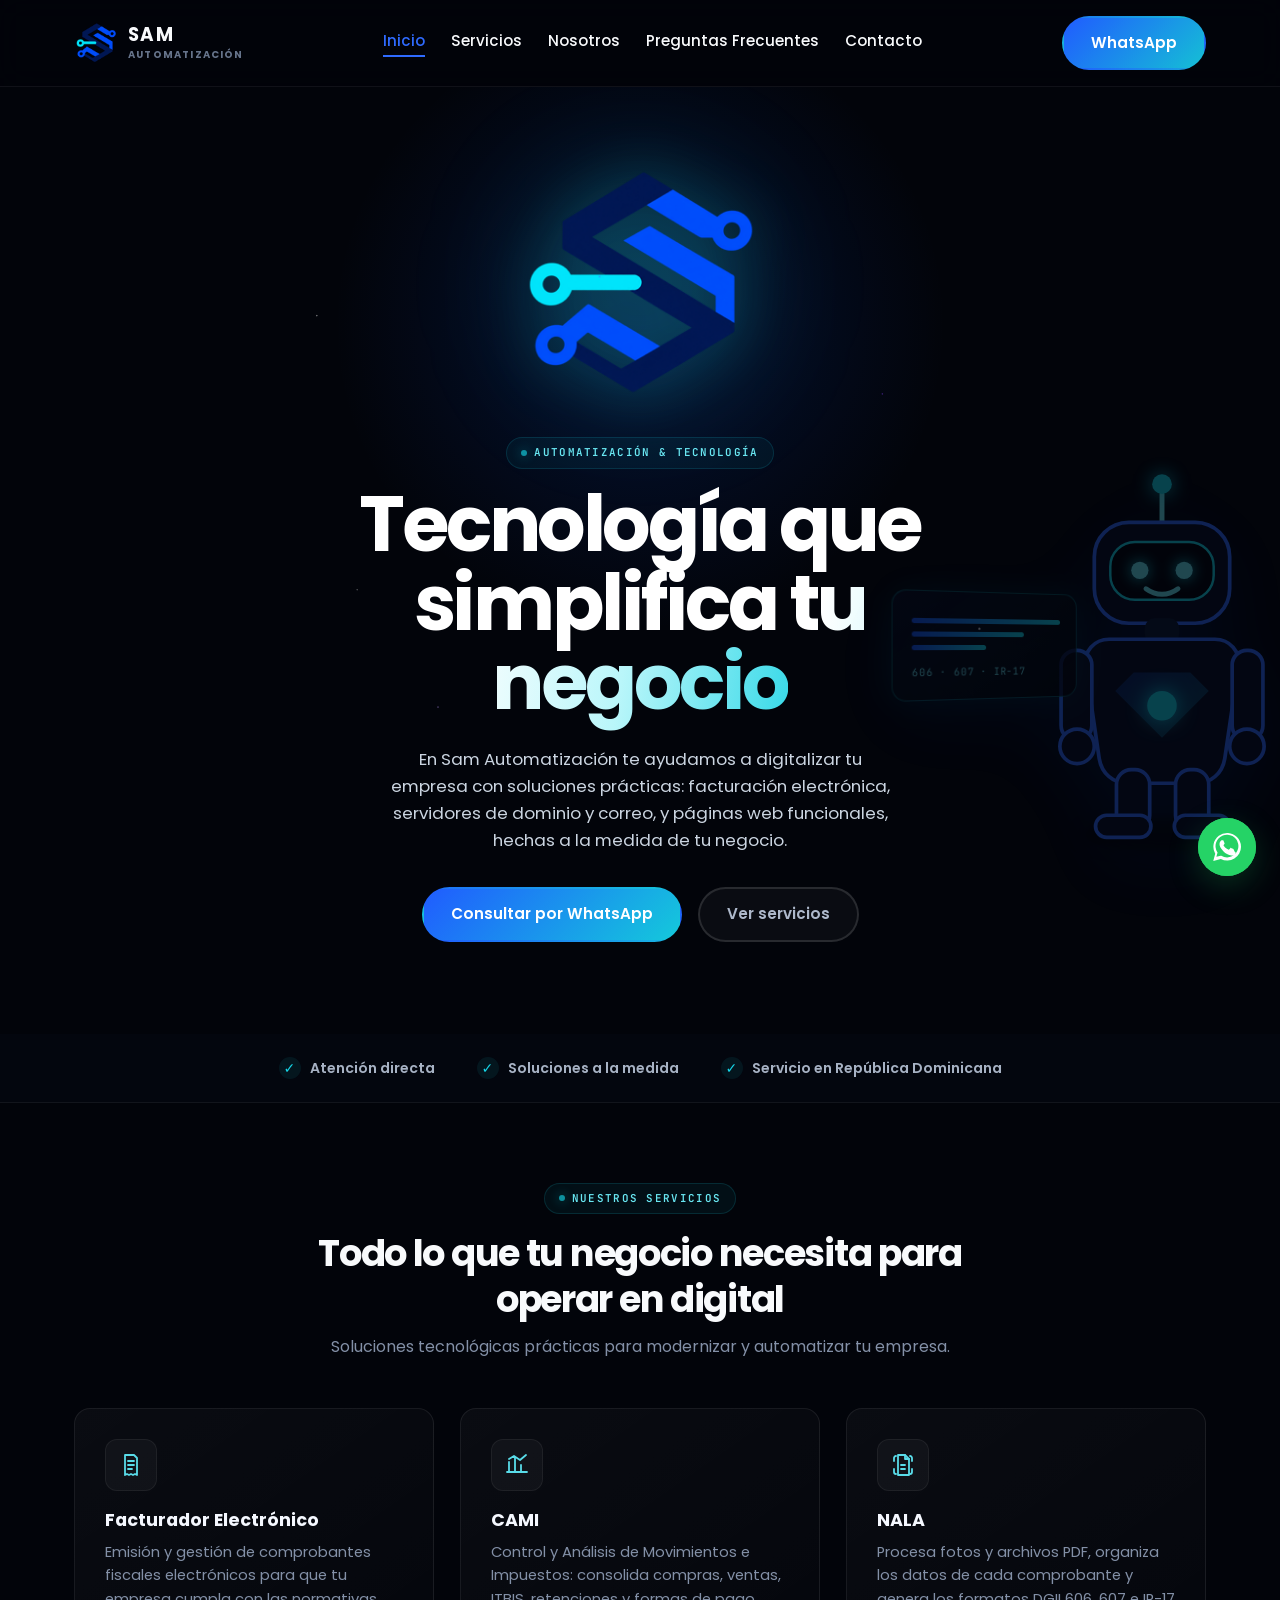
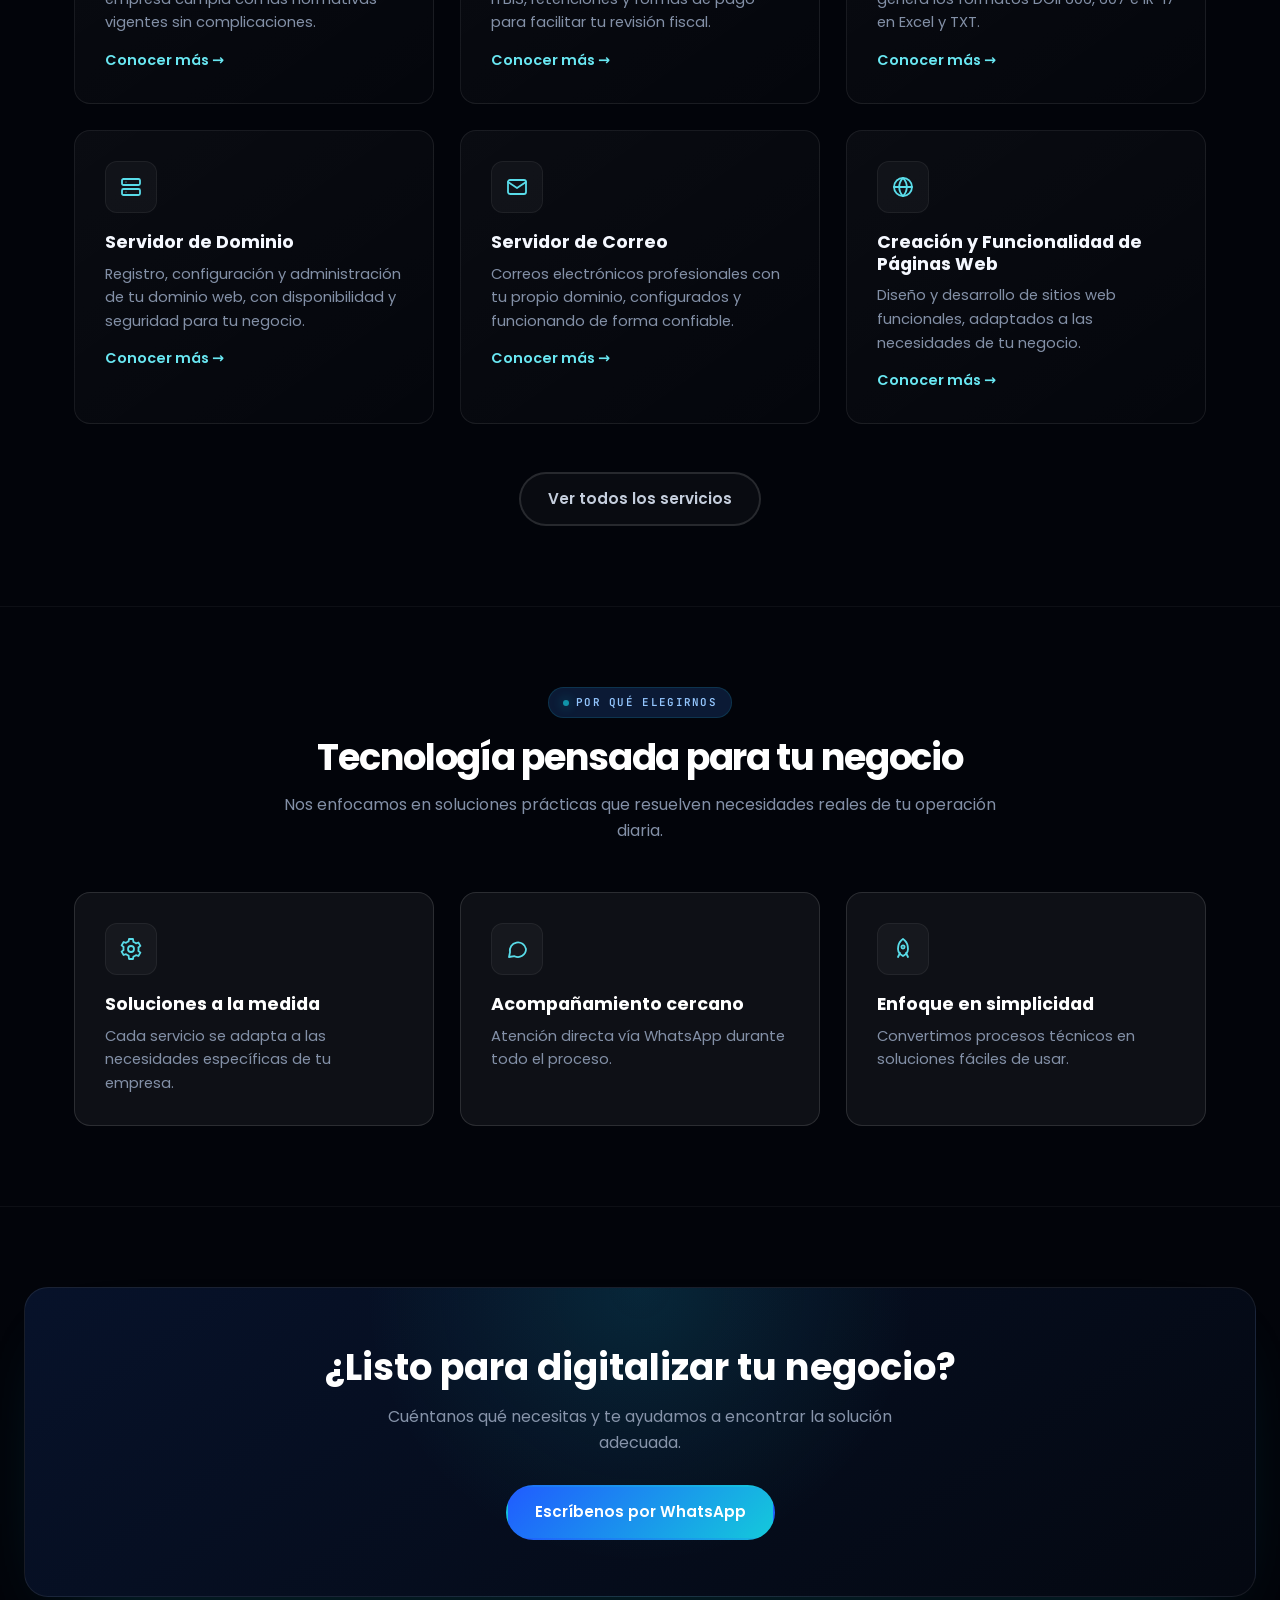
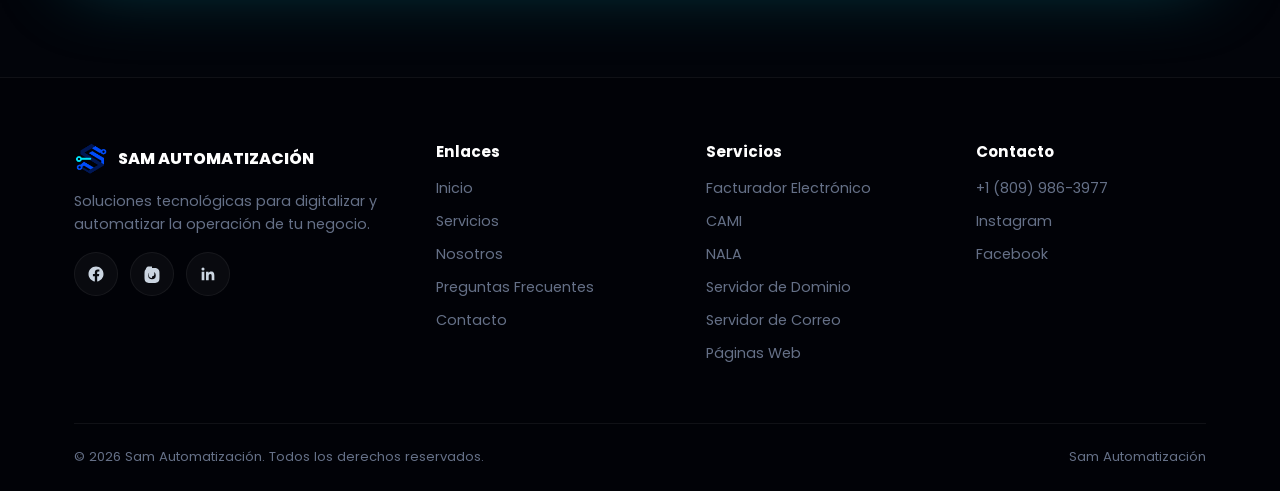
<file: index.html>
<!doctype html>
<html lang="es">
<head>
<meta charset="utf-8">
<meta name="viewport" content="width=device-width,initial-scale=1">
<title>Sam Automatización | Tecnología que simplifica tu negocio</title>
<meta name="description" content="Sam Automatización – Facturación electrónica, CAMI para análisis fiscal, NALA para procesar facturas y generar formatos DGII, dominios, correo profesional y páginas web.">
<meta name="theme-color" content="#02040a">
<link rel="canonical" href="https://sam-automatizacion.vercel.app/">
<meta property="og:type" content="website">
<meta property="og:locale" content="es_DO">
<meta property="og:title" content="SAM Automatización | Tecnología que simplifica tu negocio">
<meta property="og:description" content="Soluciones de facturación electrónica, automatización, infraestructura y desarrollo web para negocios en República Dominicana.">
<meta property="og:url" content="https://sam-automatizacion.vercel.app/">
<meta property="og:image" content="https://sam-automatizacion.vercel.app/assets/og-sam.png">
<meta name="twitter:card" content="summary_large_image">
<meta name="twitter:title" content="SAM Automatización | Tecnología que simplifica tu negocio">
<meta name="twitter:description" content="Soluciones tecnológicas prácticas para digitalizar y automatizar tu negocio.">
<meta name="twitter:image" content="https://sam-automatizacion.vercel.app/assets/og-sam.png">
<link rel="preconnect" href="https://fonts.googleapis.com">
<link rel="preconnect" href="https://fonts.gstatic.com" crossorigin>
<link href="https://fonts.googleapis.com/css2?family=Poppins:wght@300;400;500;600;700;800;900&amp;family=JetBrains+Mono:wght@400;500;600;700&amp;display=swap" rel="stylesheet">
<link rel="icon" type="image/png" href="assets/favicon-32.png">
<link rel="apple-touch-icon" href="assets/apple-touch-icon.png">
<link rel="manifest" href="manifest.webmanifest">
<link rel="stylesheet" href="css/style.css">
<script type="application/ld+json">
{
  "@context": "https://schema.org",
  "@type": "ProfessionalService",
  "name": "SAM Automatización",
  "url": "https://sam-automatizacion.vercel.app/",
  "logo": "https://sam-automatizacion.vercel.app/assets/logo-mark.png",
  "image": "https://sam-automatizacion.vercel.app/assets/og-sam.png",
  "description": "Soluciones de automatización, facturación electrónica, infraestructura digital y desarrollo web para negocios.",
  "telephone": "+1-809-986-3977",
  "areaServed": { "@type": "Country", "name": "República Dominicana" },
  "sameAs": [
    "https://www.instagram.com/aut._.sam",
    "https://www.facebook.com/share/18bCMAy1KV/?mibextid=wwXIfr",
    "https://www.linkedin.com/in/samroa"
  ]
}
</script>
</head>
<body>

<a class="skip-link" href="#main-content">Saltar al contenido principal</a>

<header class="site">
  <div class="nav-wrap">
    <a href="index.html" class="logo" aria-label="SAM Automatización, ir al inicio"><img src="assets/logo-mark.png" alt="" width="44" height="44"><span class="logo-text"><strong>SAM</strong><small>AUTOMATIZACIÓN</small></span></a>
    <nav class="main-nav" id="main-navigation" aria-label="Navegación principal">
      <a href="index.html" class="active" aria-current="page">Inicio</a>
      <a href="servicios.html">Servicios</a>
      <a href="nosotros.html">Nosotros</a>
      <a href="preguntas-frecuentes.html">Preguntas Frecuentes</a>
      <a href="contacto.html">Contacto</a>
    </nav>
    <div class="nav-cta">
      <a href="https://wa.me/18099863977" class="btn btn-primary" target="_blank" rel="noopener">WhatsApp</a>
      <button class="nav-toggle" type="button" aria-label="Abrir menú" aria-controls="main-navigation" aria-expanded="false"><span></span><span></span><span></span></button>
    </div>
  </div>
</header>

<main id="main-content">
<section class="hero">
  <div class="container">
    <div class="hero-brand-wrap">
      <img src="assets/logo-mark.png" class="hero-brand" width="256" height="256" alt="Símbolo de SAM Automatización">
    </div>
    <div class="hero-copy">
      <span class="eyebrow">Automatización &amp; Tecnología</span>
      <h1>Tecnología que simplifica <span class="grad-text">tu negocio</span></h1>
      <p class="lead">En Sam Automatización te ayudamos a digitalizar tu empresa con soluciones prácticas: facturación electrónica, servidores de dominio y correo, y páginas web funcionales, hechas a la medida de tu negocio.</p>
      <div class="hero-actions">
        <a href="https://wa.me/18099863977" class="btn btn-accent" target="_blank" rel="noopener">Consultar por WhatsApp</a>
        <a href="servicios.html" class="btn btn-outline">Ver servicios</a>
      </div>
    </div>
  </div>
</section>

<div class="trust-strip" aria-label="Ventajas de SAM Automatización">
  <div class="container">
    <span>Atención directa</span>
    <span>Soluciones a la medida</span>
    <span>Servicio en República Dominicana</span>
  </div>
</div>

<section class="section-alt">
  <div class="container">
    <div class="section-head">
      <span class="eyebrow">Nuestros Servicios</span>
      <h2>Todo lo que tu negocio necesita para operar en digital</h2>
      <p>Soluciones tecnológicas prácticas para modernizar y automatizar tu empresa.</p>
    </div>
    <div class="grid grid-3">
      <div class="card">
        <div class="icon"><svg viewBox="0 0 24 24" width="24" height="24" fill="none" stroke="currentColor" stroke-width="1.8" stroke-linecap="round" stroke-linejoin="round" aria-hidden="true"><path d="M6 2h9l3 3v17l-2-1-2 1-2-1-2 1-2-1-2 1V2z"/><path d="M9 8h6M9 12h6M9 16h4"/></svg></div>
        <h3>Facturador Electrónico</h3>
        <p>Emisión y gestión de comprobantes fiscales electrónicos para que tu empresa cumpla con las normativas vigentes sin complicaciones.</p>
        <a href="servicios.html#facturador" class="link">Conocer más →</a>
      </div>
      <div class="card">
        <div class="icon"><svg viewBox="0 0 24 24" width="24" height="24" fill="none" stroke="currentColor" stroke-width="1.8" stroke-linecap="round" stroke-linejoin="round" aria-hidden="true"><path d="M4 19V9M10 19V5M16 19v-7M22 19H2"/><path d="m4 6 5-3 6 4 6-5"/></svg></div>
        <h3>CAMI</h3>
        <p>Control y Análisis de Movimientos e Impuestos: consolida compras, ventas, ITBIS, retenciones y formas de pago para facilitar tu revisión fiscal.</p>
        <a href="servicios.html#analisis-itbis" class="link">Conocer más →</a>
      </div>
      <div class="card">
        <div class="icon"><svg viewBox="0 0 24 24" width="24" height="24" fill="none" stroke="currentColor" stroke-width="1.8" stroke-linecap="round" stroke-linejoin="round" aria-hidden="true"><path d="M7 2h7l4 4v16H7z"/><path d="M14 2v4h4M10 12h4M10 16h4"/><path d="M3 8V5a2 2 0 0 1 2-2M21 8V5a2 2 0 0 0-2-2M3 16v3a2 2 0 0 0 2 2M21 16v3a2 2 0 0 1-2 2"/></svg></div>
        <h3>NALA</h3>
        <p>Procesa fotos y archivos PDF, organiza los datos de cada comprobante y genera los formatos DGII 606, 607 e IR-17 en Excel y TXT.</p>
        <a href="servicios.html#nala" class="link">Conocer más →</a>
      </div>
      <div class="card">
        <div class="icon"><svg viewBox="0 0 24 24" width="24" height="24" fill="none" stroke="currentColor" stroke-width="1.8" stroke-linecap="round" stroke-linejoin="round" aria-hidden="true"><rect x="3" y="4" width="18" height="6" rx="1.5"/><rect x="3" y="14" width="18" height="6" rx="1.5"/><circle cx="7" cy="7" r=".6" fill="currentColor" stroke="none"/><circle cx="7" cy="17" r=".6" fill="currentColor" stroke="none"/></svg></div>
        <h3>Servidor de Dominio</h3>
        <p>Registro, configuración y administración de tu dominio web, con disponibilidad y seguridad para tu negocio.</p>
        <a href="servicios.html#dominio" class="link">Conocer más →</a>
      </div>
      <div class="card">
        <div class="icon"><svg viewBox="0 0 24 24" width="24" height="24" fill="none" stroke="currentColor" stroke-width="1.8" stroke-linecap="round" stroke-linejoin="round" aria-hidden="true"><rect x="3" y="5" width="18" height="14" rx="2"/><path d="m3 7 9 6 9-6"/></svg></div>
        <h3>Servidor de Correo</h3>
        <p>Correos electrónicos profesionales con tu propio dominio, configurados y funcionando de forma confiable.</p>
        <a href="servicios.html#correo" class="link">Conocer más →</a>
      </div>
      <div class="card">
        <div class="icon"><svg viewBox="0 0 24 24" width="24" height="24" fill="none" stroke="currentColor" stroke-width="1.8" stroke-linecap="round" stroke-linejoin="round" aria-hidden="true"><circle cx="12" cy="12" r="9"/><path d="M3 12h18M12 3c2.5 2.5 3.8 5.8 3.8 9s-1.3 6.5-3.8 9c-2.5-2.5-3.8-5.8-3.8-9s1.3-6.5 3.8-9z"/></svg></div>
        <h3>Creación y Funcionalidad de Páginas Web</h3>
        <p>Diseño y desarrollo de sitios web funcionales, adaptados a las necesidades de tu negocio.</p>
        <a href="servicios.html#web" class="link">Conocer más →</a>
      </div>
    </div>
    <div class="text-center mt-lg">
      <a href="servicios.html" class="btn btn-outline-navy">Ver todos los servicios</a>
    </div>
  </div>
</section>

<section class="section-navy">
  <div class="container">
    <div class="section-head">
      <span class="eyebrow" style="background:rgba(59,130,246,.18);color:#93c5fd">Por qué elegirnos</span>
      <h2>Tecnología pensada para tu negocio</h2>
      <p>Nos enfocamos en soluciones prácticas que resuelven necesidades reales de tu operación diaria.</p>
    </div>
    <div class="grid grid-3">
      <div class="card" style="background:rgba(255,255,255,.05);border-color:rgba(255,255,255,.12)">
        <div class="icon"><svg viewBox="0 0 24 24" width="24" height="24" fill="none" stroke="currentColor" stroke-width="1.8" stroke-linecap="round" stroke-linejoin="round" aria-hidden="true"><circle cx="12" cy="12" r="3"/><path d="M19.4 13.5a7.7 7.7 0 0 0 0-3l2-1.6-2-3.4-2.4.9a7.5 7.5 0 0 0-2.6-1.5L14 2h-4l-.4 2.4a7.5 7.5 0 0 0-2.6 1.5l-2.4-.9-2 3.4 2 1.6a7.7 7.7 0 0 0 0 3l-2 1.6 2 3.4 2.4-.9c.76.66 1.64 1.18 2.6 1.5L10 22h4l.4-2.4a7.5 7.5 0 0 0 2.6-1.5l2.4.9 2-3.4-2-1.6z"/></svg></div>
        <h3 style="color:#fff">Soluciones a la medida</h3>
        <p>Cada servicio se adapta a las necesidades específicas de tu empresa.</p>
      </div>
      <div class="card" style="background:rgba(255,255,255,.05);border-color:rgba(255,255,255,.12)">
        <div class="icon"><svg viewBox="0 0 24 24" width="24" height="24" fill="none" stroke="currentColor" stroke-width="1.8" stroke-linecap="round" stroke-linejoin="round" aria-hidden="true"><path d="M21 12a8 8 0 0 1-11.5 7.2L4 20l1-4.8A8 8 0 1 1 21 12z"/></svg></div>
        <h3 style="color:#fff">Acompañamiento cercano</h3>
        <p>Atención directa vía WhatsApp durante todo el proceso.</p>
      </div>
      <div class="card" style="background:rgba(255,255,255,.05);border-color:rgba(255,255,255,.12)">
        <div class="icon"><svg viewBox="0 0 24 24" width="24" height="24" fill="none" stroke="currentColor" stroke-width="1.8" stroke-linecap="round" stroke-linejoin="round" aria-hidden="true"><path d="M12 2c3 2 5 6 5 10 0 2-1 4-2 5l-3 2-3-2c-1-1-2-3-2-5 0-4 2-8 5-10z"/><circle cx="12" cy="10" r="1.6"/><path d="M9 16l-2 4M15 16l2 4"/></svg></div>
        <h3 style="color:#fff">Enfoque en simplicidad</h3>
        <p>Convertimos procesos técnicos en soluciones fáciles de usar.</p>
      </div>
    </div>
  </div>
</section>

<section>
  <div class="cta-band">
    <h2>¿Listo para digitalizar tu negocio?</h2>
    <p>Cuéntanos qué necesitas y te ayudamos a encontrar la solución adecuada.</p>
    <a href="https://wa.me/18099863977" class="btn btn-accent" target="_blank" rel="noopener">Escríbenos por WhatsApp</a>
  </div>
</section>

</main>

<footer class="site" id="footer-placeholder"></footer>

<a href="https://wa.me/18099863977" class="wa-float" target="_blank" rel="noopener" aria-label="Conversar por WhatsApp"></a>

<script src="js/main.js"></script>
<script src="js/footer.js"></script>
</body>
</html>
</file>
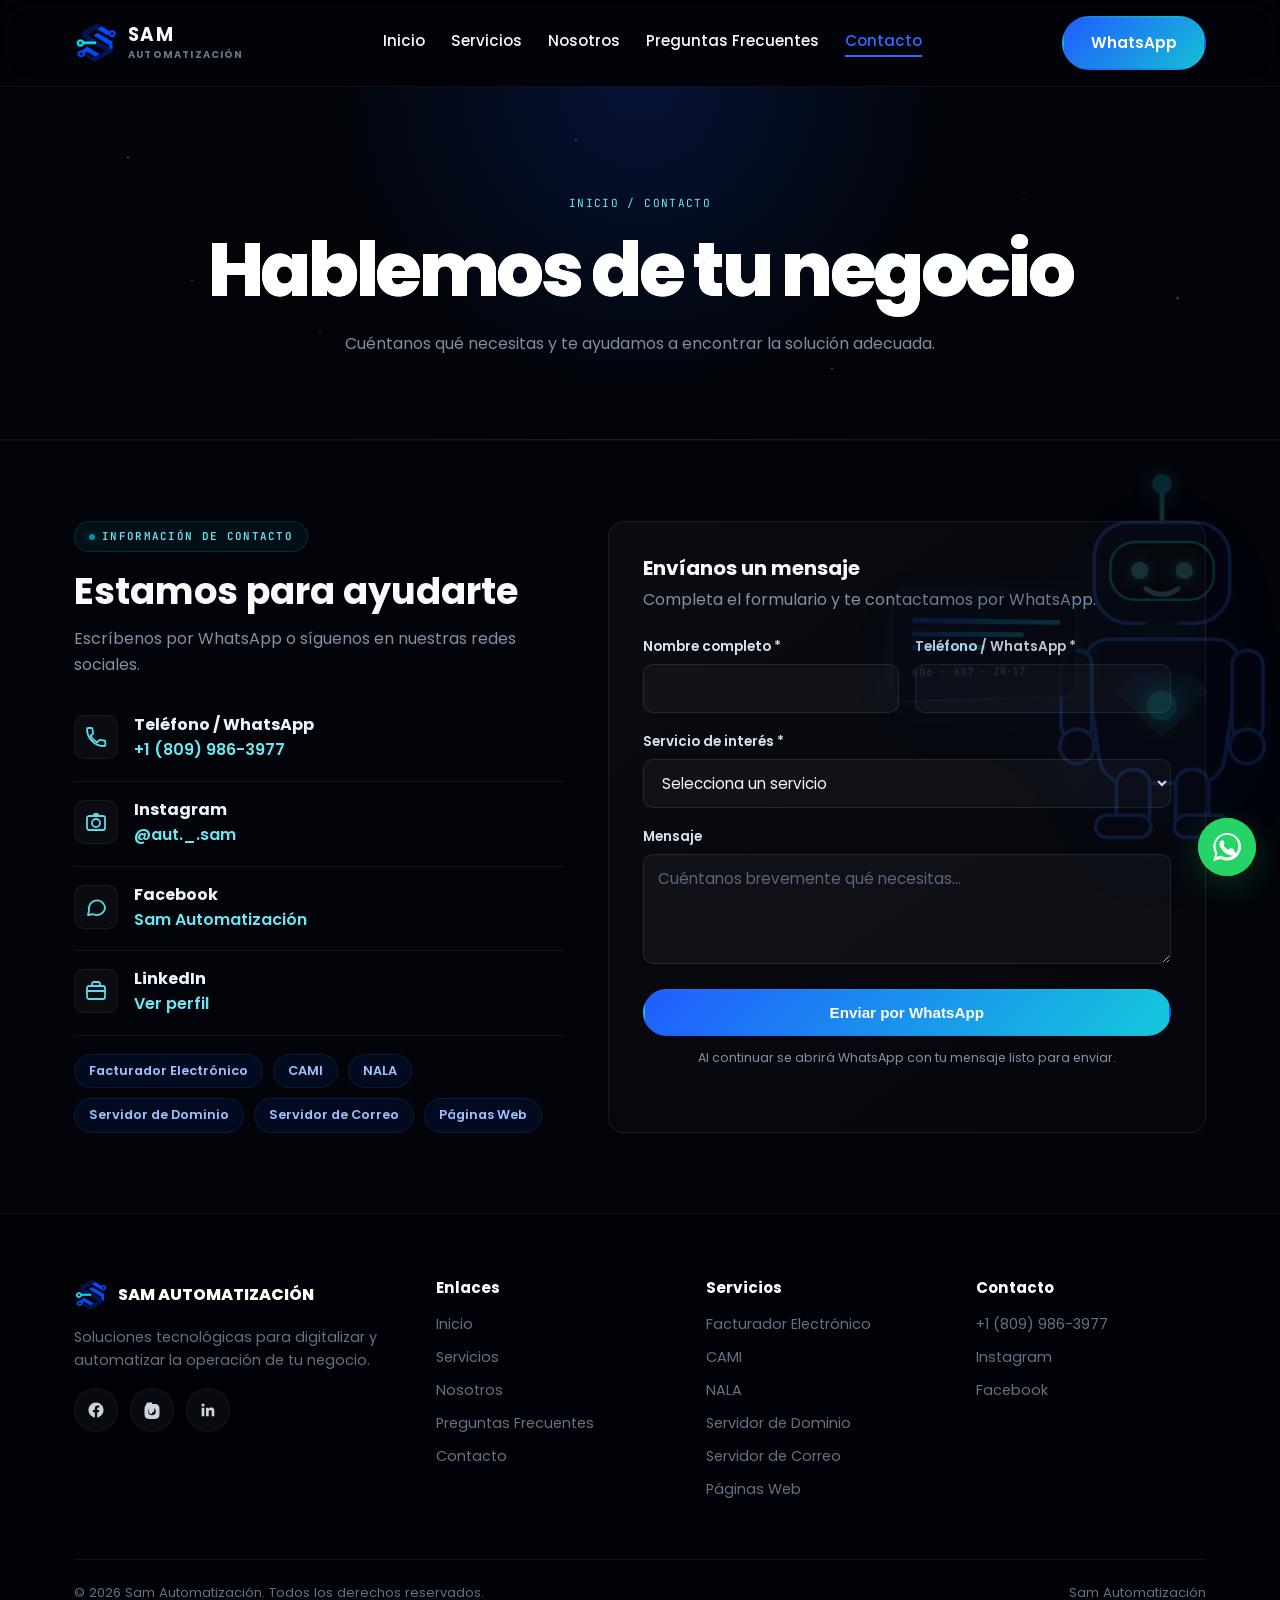
<file: contacto.html>
<!doctype html>
<html lang="es">
<head>
<meta charset="utf-8">
<meta name="viewport" content="width=device-width,initial-scale=1">
<title>Contacto | Sam Automatización</title>
<meta name="description" content="Contáctanos por WhatsApp, Facebook, Instagram o LinkedIn. Cuéntanos qué necesita tu negocio.">
<meta name="theme-color" content="#02040a">
<link rel="canonical" href="https://sam-automatizacion.vercel.app/contacto">
<meta property="og:type" content="website"><meta property="og:locale" content="es_DO">
<meta property="og:title" content="Contacto | SAM Automatización"><meta property="og:description" content="Cuéntanos qué necesita tu negocio y recibe orientación por WhatsApp.">
<meta property="og:url" content="https://sam-automatizacion.vercel.app/contacto"><meta property="og:image" content="https://sam-automatizacion.vercel.app/assets/og-sam.png">
<meta name="twitter:card" content="summary_large_image"><meta name="twitter:image" content="https://sam-automatizacion.vercel.app/assets/og-sam.png">
<link rel="preconnect" href="https://fonts.googleapis.com">
<link rel="preconnect" href="https://fonts.gstatic.com" crossorigin>
<link href="https://fonts.googleapis.com/css2?family=Poppins:wght@300;400;500;600;700;800;900&amp;family=JetBrains+Mono:wght@400;500;600;700&amp;display=swap" rel="stylesheet">
<link rel="icon" type="image/png" href="assets/favicon-32.png">
<link rel="apple-touch-icon" href="assets/apple-touch-icon.png">
<link rel="manifest" href="manifest.webmanifest">
<link rel="stylesheet" href="css/style.css">
</head>
<body>
<a class="skip-link" href="#main-content">Saltar al contenido principal</a>

<header class="site">
  <div class="nav-wrap">
    <a href="index.html" class="logo" aria-label="SAM Automatización, ir al inicio"><img src="assets/logo-mark.png" alt="" width="44" height="44"><span class="logo-text"><strong>SAM</strong><small>AUTOMATIZACIÓN</small></span></a>
    <nav class="main-nav" id="main-navigation" aria-label="Navegación principal">
      <a href="index.html">Inicio</a>
      <a href="servicios.html">Servicios</a>
      <a href="nosotros.html">Nosotros</a>
      <a href="preguntas-frecuentes.html">Preguntas Frecuentes</a>
      <a href="contacto.html" class="active" aria-current="page">Contacto</a>
    </nav>
    <div class="nav-cta">
      <a href="https://wa.me/18099863977" class="btn btn-primary" target="_blank" rel="noopener">WhatsApp</a>
      <button class="nav-toggle" type="button" aria-label="Abrir menú" aria-controls="main-navigation" aria-expanded="false"><span></span><span></span><span></span></button>
    </div>
  </div>
</header>

<main id="main-content">
<section class="page-hero">
  <div class="container">
    <div class="breadcrumb">Inicio / Contacto</div>
    <h1 class="grad-text">Hablemos de tu negocio</h1>
    <p>Cuéntanos qué necesitas y te ayudamos a encontrar la solución adecuada.</p>
  </div>
</section>

<section>
  <div class="container contact-grid">
    <div>
      <span class="eyebrow">Información de contacto</span>
      <h2>Estamos para ayudarte</h2>
      <p style="margin:12px 0 20px">Escríbenos por WhatsApp o síguenos en nuestras redes sociales.</p>

      <div class="contact-info-item">
        <div class="ic"><svg viewBox="0 0 24 24" width="24" height="24" fill="none" stroke="currentColor" stroke-width="1.8" stroke-linecap="round" stroke-linejoin="round" aria-hidden="true"><path d="M6.6 10.8a15.6 15.6 0 0 0 6.6 6.6l2.2-2.2c.3-.3.7-.4 1.1-.3 1.2.4 2.5.6 3.8.6.6 0 1 .4 1 1V20a1 1 0 0 1-1 1C10.6 21 3 13.4 3 4a1 1 0 0 1 1-1h3.5c.6 0 1 .4 1 1 0 1.3.2 2.6.6 3.8.1.4 0 .8-.3 1.1z"/></svg></div>
        <div>
          <h4 style="color:var(--navy);margin-bottom:2px">Teléfono / WhatsApp</h4>
          <a href="https://wa.me/18099863977" target="_blank" rel="noopener" style="color:var(--teal);font-weight:600">+1 (809) 986-3977</a>
        </div>
      </div>
      <div class="contact-info-item">
        <div class="ic"><svg viewBox="0 0 24 24" width="24" height="24" fill="none" stroke="currentColor" stroke-width="1.8" stroke-linecap="round" stroke-linejoin="round" aria-hidden="true"><rect x="3" y="6" width="18" height="14" rx="2"/><circle cx="12" cy="13" r="4"/><path d="M9 6l1.5-2h3L15 6"/></svg></div>
        <div>
          <h4 style="color:var(--navy);margin-bottom:2px">Instagram</h4>
          <a href="https://www.instagram.com/aut._.sam" target="_blank" rel="noopener" style="color:var(--teal);font-weight:600">@aut._.sam</a>
        </div>
      </div>
      <div class="contact-info-item">
        <div class="ic"><svg viewBox="0 0 24 24" width="24" height="24" fill="none" stroke="currentColor" stroke-width="1.8" stroke-linecap="round" stroke-linejoin="round" aria-hidden="true"><path d="M21 12a8 8 0 0 1-11.5 7.2L4 20l1-4.8A8 8 0 1 1 21 12z"/></svg></div>
        <div>
          <h4 style="color:var(--navy);margin-bottom:2px">Facebook</h4>
          <a href="https://www.facebook.com/share/18bCMAy1KV/?mibextid=wwXIfr" target="_blank" rel="noopener" style="color:var(--teal);font-weight:600">Sam Automatización</a>
        </div>
      </div>
      <div class="contact-info-item">
        <div class="ic"><svg viewBox="0 0 24 24" width="24" height="24" fill="none" stroke="currentColor" stroke-width="1.8" stroke-linecap="round" stroke-linejoin="round" aria-hidden="true"><rect x="3" y="7" width="18" height="13" rx="2"/><path d="M8 7V5a2 2 0 0 1 2-2h4a2 2 0 0 1 2 2v2M3 12h18"/></svg></div>
        <div>
          <h4 style="color:var(--navy);margin-bottom:2px">LinkedIn</h4>
          <a href="https://www.linkedin.com/in/samroa" target="_blank" rel="noopener" style="color:var(--teal);font-weight:600">Ver perfil</a>
        </div>
      </div>

      <div class="badge-list">
        <span>Facturador Electrónico</span>
        <span>CAMI</span>
        <span>NALA</span>
        <span>Servidor de Dominio</span>
        <span>Servidor de Correo</span>
        <span>Páginas Web</span>
      </div>
    </div>

    <div class="form-card">
      <h3 style="margin-bottom:6px">Envíanos un mensaje</h3>
      <p style="margin-bottom:24px">Completa el formulario y te contactamos por WhatsApp.</p>
      <form id="contact-form" novalidate>
        <div class="form-row">
          <div class="field">
            <label for="nombre">Nombre completo *</label>
            <input type="text" id="nombre" name="nombre" autocomplete="name" maxlength="80" required>
          </div>
          <div class="field">
            <label for="telefono">Teléfono / WhatsApp *</label>
            <input type="tel" id="telefono" name="telefono" autocomplete="tel" inputmode="tel" maxlength="24" required>
          </div>
        </div>
        <div class="field">
          <label for="servicio">Servicio de interés *</label>
          <select id="servicio" name="servicio" required>
            <option value="">Selecciona un servicio</option>
            <option>Facturador Electrónico</option>
            <option>CAMI — Control y Análisis de Movimientos e Impuestos</option>
            <option>NALA</option>
            <option>Servidor de Dominio</option>
            <option>Servidor de Correo</option>
            <option>Creación y Funcionalidad de Páginas Web</option>
            <option>Otro</option>
          </select>
        </div>
        <div class="field">
          <label for="mensaje">Mensaje</label>
          <textarea id="mensaje" name="mensaje" maxlength="600" placeholder="Cuéntanos brevemente qué necesitas..."></textarea>
        </div>
        <button type="submit" class="btn btn-accent form-submit">Enviar por WhatsApp</button>
        <p class="form-note">Al continuar se abrirá WhatsApp con tu mensaje listo para enviar.</p>
      </form>
    </div>
  </div>
</section>

</main>

<footer class="site" id="footer-placeholder"></footer>
<a href="https://wa.me/18099863977" class="wa-float" target="_blank" rel="noopener" aria-label="Conversar por WhatsApp"></a>
<script src="js/main.js"></script>
<script src="js/footer.js"></script>
</body>
</html>
</file>
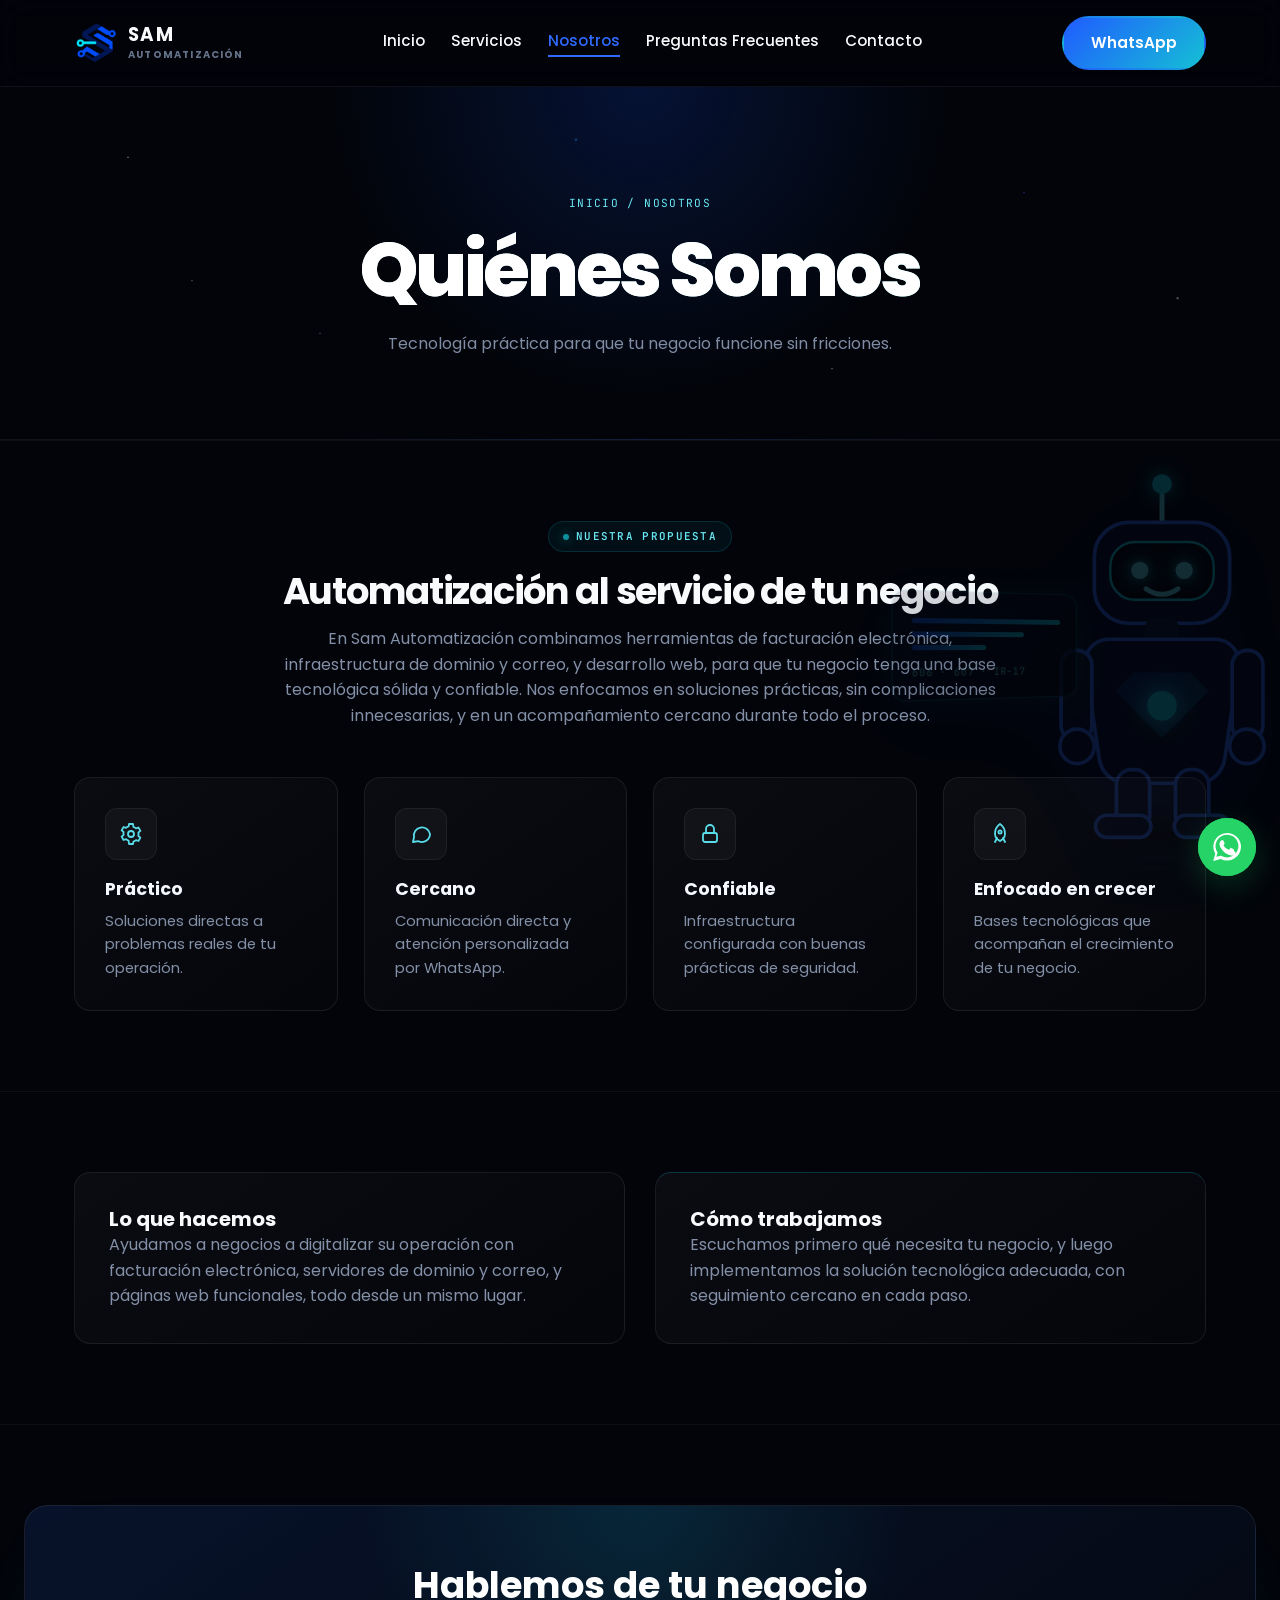
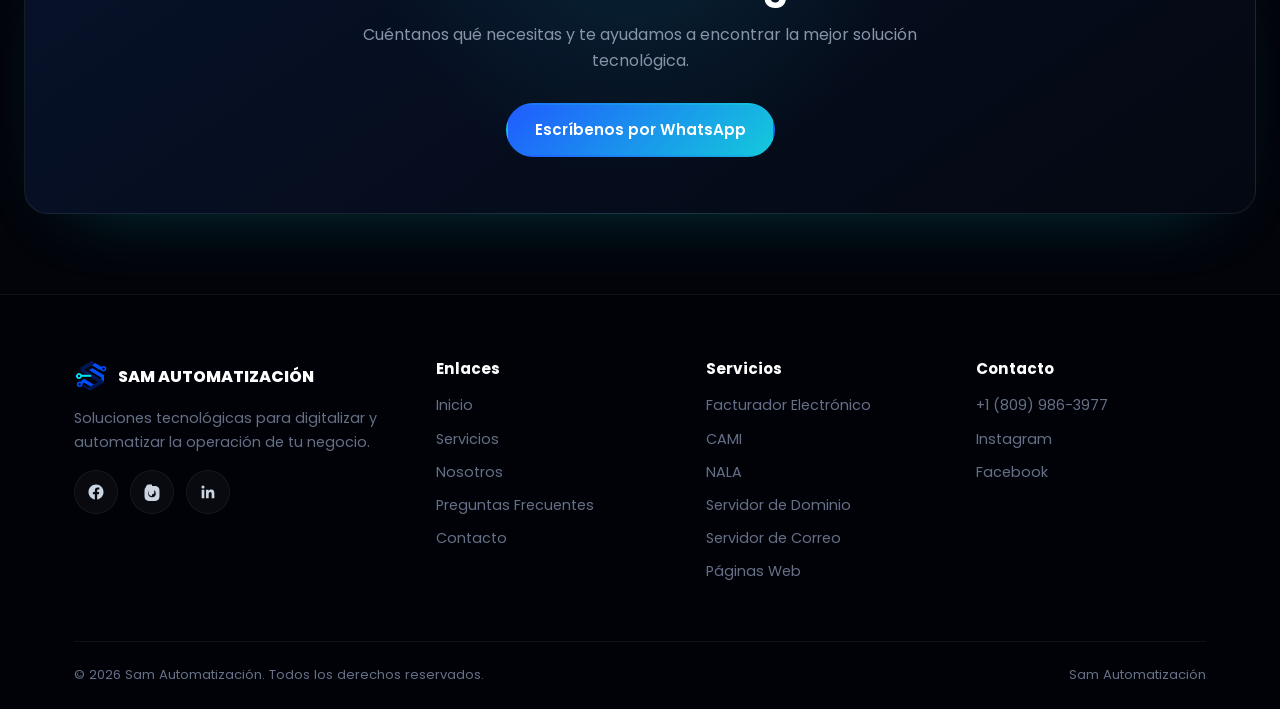
<file: nosotros.html>
<!doctype html>
<html lang="es">
<head>
<meta charset="utf-8">
<meta name="viewport" content="width=device-width,initial-scale=1">
<title>Nosotros | Sam Automatización</title>
<meta name="description" content="Conoce Sam Automatización: tecnología práctica para digitalizar y automatizar la operación de tu negocio.">
<meta name="theme-color" content="#02040a">
<link rel="canonical" href="https://sam-automatizacion.vercel.app/nosotros">
<meta property="og:type" content="website"><meta property="og:locale" content="es_DO">
<meta property="og:title" content="Nosotros | SAM Automatización"><meta property="og:description" content="Tecnología práctica y acompañamiento cercano para digitalizar tu negocio.">
<meta property="og:url" content="https://sam-automatizacion.vercel.app/nosotros"><meta property="og:image" content="https://sam-automatizacion.vercel.app/assets/og-sam.png">
<meta name="twitter:card" content="summary_large_image"><meta name="twitter:image" content="https://sam-automatizacion.vercel.app/assets/og-sam.png">
<link rel="preconnect" href="https://fonts.googleapis.com">
<link rel="preconnect" href="https://fonts.gstatic.com" crossorigin>
<link href="https://fonts.googleapis.com/css2?family=Poppins:wght@300;400;500;600;700;800;900&amp;family=JetBrains+Mono:wght@400;500;600;700&amp;display=swap" rel="stylesheet">
<link rel="icon" type="image/png" href="assets/favicon-32.png">
<link rel="apple-touch-icon" href="assets/apple-touch-icon.png">
<link rel="manifest" href="manifest.webmanifest">
<link rel="stylesheet" href="css/style.css">
</head>
<body>
<a class="skip-link" href="#main-content">Saltar al contenido principal</a>

<header class="site">
  <div class="nav-wrap">
    <a href="index.html" class="logo" aria-label="SAM Automatización, ir al inicio"><img src="assets/logo-mark.png" alt="" width="44" height="44"><span class="logo-text"><strong>SAM</strong><small>AUTOMATIZACIÓN</small></span></a>
    <nav class="main-nav" id="main-navigation" aria-label="Navegación principal">
      <a href="index.html">Inicio</a>
      <a href="servicios.html">Servicios</a>
      <a href="nosotros.html" class="active" aria-current="page">Nosotros</a>
      <a href="preguntas-frecuentes.html">Preguntas Frecuentes</a>
      <a href="contacto.html">Contacto</a>
    </nav>
    <div class="nav-cta">
      <a href="https://wa.me/18099863977" class="btn btn-primary" target="_blank" rel="noopener">WhatsApp</a>
      <button class="nav-toggle" type="button" aria-label="Abrir menú" aria-controls="main-navigation" aria-expanded="false"><span></span><span></span><span></span></button>
    </div>
  </div>
</header>

<main id="main-content">
<section class="page-hero">
  <div class="container">
    <div class="breadcrumb">Inicio / Nosotros</div>
    <h1 class="grad-text">Quiénes Somos</h1>
    <p>Tecnología práctica para que tu negocio funcione sin fricciones.</p>
  </div>
</section>

<section>
  <div class="container">
    <div class="section-head">
      <span class="eyebrow">Nuestra propuesta</span>
      <h2>Automatización al servicio de tu negocio</h2>
      <p>En Sam Automatización combinamos herramientas de facturación electrónica, infraestructura de dominio y correo, y desarrollo web, para que tu negocio tenga una base tecnológica sólida y confiable. Nos enfocamos en soluciones prácticas, sin complicaciones innecesarias, y en un acompañamiento cercano durante todo el proceso.</p>
    </div>
    <div class="grid grid-4">
      <div class="card"><div class="icon"><svg viewBox="0 0 24 24" width="24" height="24" fill="none" stroke="currentColor" stroke-width="1.8" stroke-linecap="round" stroke-linejoin="round" aria-hidden="true"><circle cx="12" cy="12" r="3"/><path d="M19.4 13.5a7.7 7.7 0 0 0 0-3l2-1.6-2-3.4-2.4.9a7.5 7.5 0 0 0-2.6-1.5L14 2h-4l-.4 2.4a7.5 7.5 0 0 0-2.6 1.5l-2.4-.9-2 3.4 2 1.6a7.7 7.7 0 0 0 0 3l-2 1.6 2 3.4 2.4-.9c.76.66 1.64 1.18 2.6 1.5L10 22h4l.4-2.4a7.5 7.5 0 0 0 2.6-1.5l2.4.9 2-3.4-2-1.6z"/></svg></div><h3>Práctico</h3><p>Soluciones directas a problemas reales de tu operación.</p></div>
      <div class="card"><div class="icon"><svg viewBox="0 0 24 24" width="24" height="24" fill="none" stroke="currentColor" stroke-width="1.8" stroke-linecap="round" stroke-linejoin="round" aria-hidden="true"><path d="M21 12a8 8 0 0 1-11.5 7.2L4 20l1-4.8A8 8 0 1 1 21 12z"/></svg></div><h3>Cercano</h3><p>Comunicación directa y atención personalizada por WhatsApp.</p></div>
      <div class="card"><div class="icon"><svg viewBox="0 0 24 24" width="24" height="24" fill="none" stroke="currentColor" stroke-width="1.8" stroke-linecap="round" stroke-linejoin="round" aria-hidden="true"><rect x="5" y="11" width="14" height="9" rx="2"/><path d="M8 11V7a4 4 0 0 1 8 0v4"/></svg></div><h3>Confiable</h3><p>Infraestructura configurada con buenas prácticas de seguridad.</p></div>
      <div class="card"><div class="icon"><svg viewBox="0 0 24 24" width="24" height="24" fill="none" stroke="currentColor" stroke-width="1.8" stroke-linecap="round" stroke-linejoin="round" aria-hidden="true"><path d="M12 2c3 2 5 6 5 10 0 2-1 4-2 5l-3 2-3-2c-1-1-2-3-2-5 0-4 2-8 5-10z"/><circle cx="12" cy="10" r="1.6"/><path d="M9 16l-2 4M15 16l2 4"/></svg></div><h3>Enfocado en crecer</h3><p>Bases tecnológicas que acompañan el crecimiento de tu negocio.</p></div>
    </div>
  </div>
</section>

<section class="section-alt">
  <div class="container">
    <div class="mv-grid">
      <div class="mv-card">
        <h3>Lo que hacemos</h3>
        <p>Ayudamos a negocios a digitalizar su operación con facturación electrónica, servidores de dominio y correo, y páginas web funcionales, todo desde un mismo lugar.</p>
      </div>
      <div class="mv-card">
        <h3>Cómo trabajamos</h3>
        <p>Escuchamos primero qué necesita tu negocio, y luego implementamos la solución tecnológica adecuada, con seguimiento cercano en cada paso.</p>
      </div>
    </div>
  </div>
</section>

<section>
  <div class="cta-band">
    <h2>Hablemos de tu negocio</h2>
    <p>Cuéntanos qué necesitas y te ayudamos a encontrar la mejor solución tecnológica.</p>
    <a href="https://wa.me/18099863977" class="btn btn-accent" target="_blank" rel="noopener">Escríbenos por WhatsApp</a>
  </div>
</section>

</main>

<footer class="site" id="footer-placeholder"></footer>
<a href="https://wa.me/18099863977" class="wa-float" target="_blank" rel="noopener" aria-label="Conversar por WhatsApp"></a>
<script src="js/main.js"></script>
<script src="js/footer.js"></script>
</body>
</html>
</file>
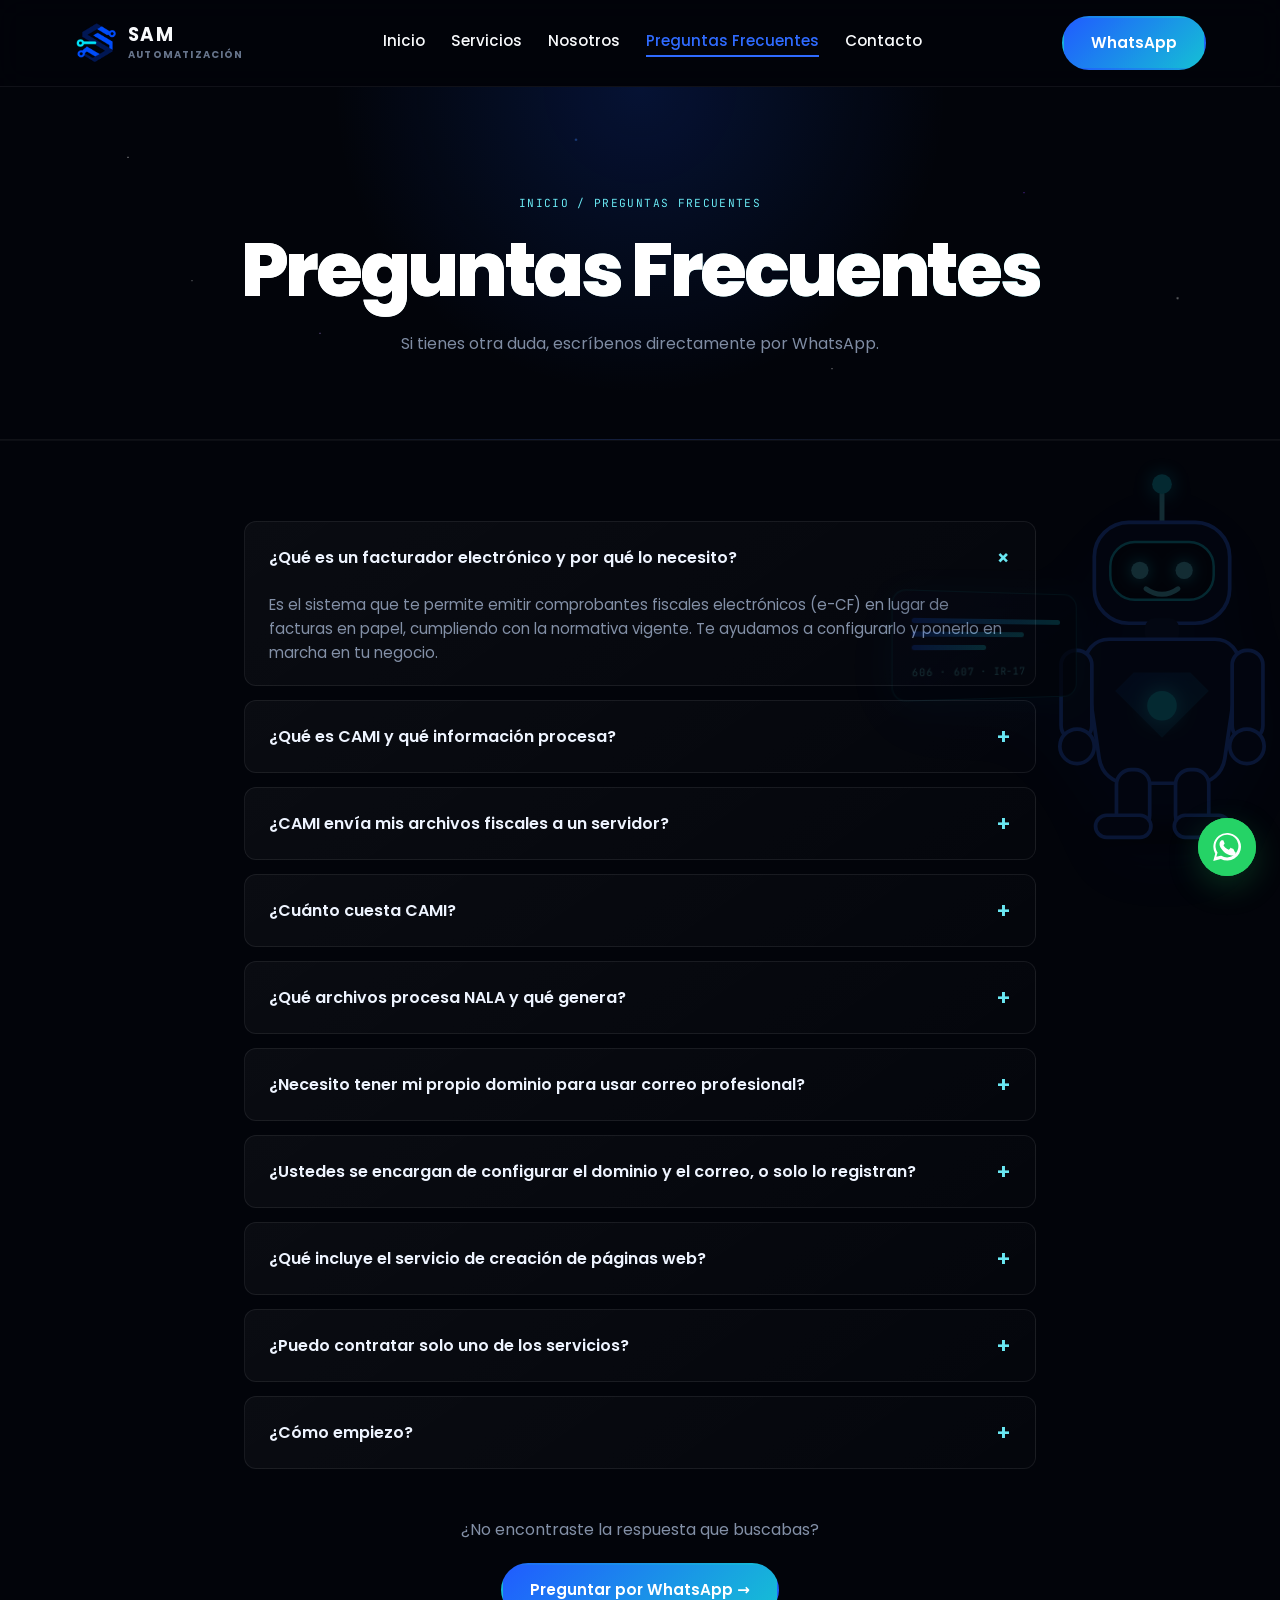
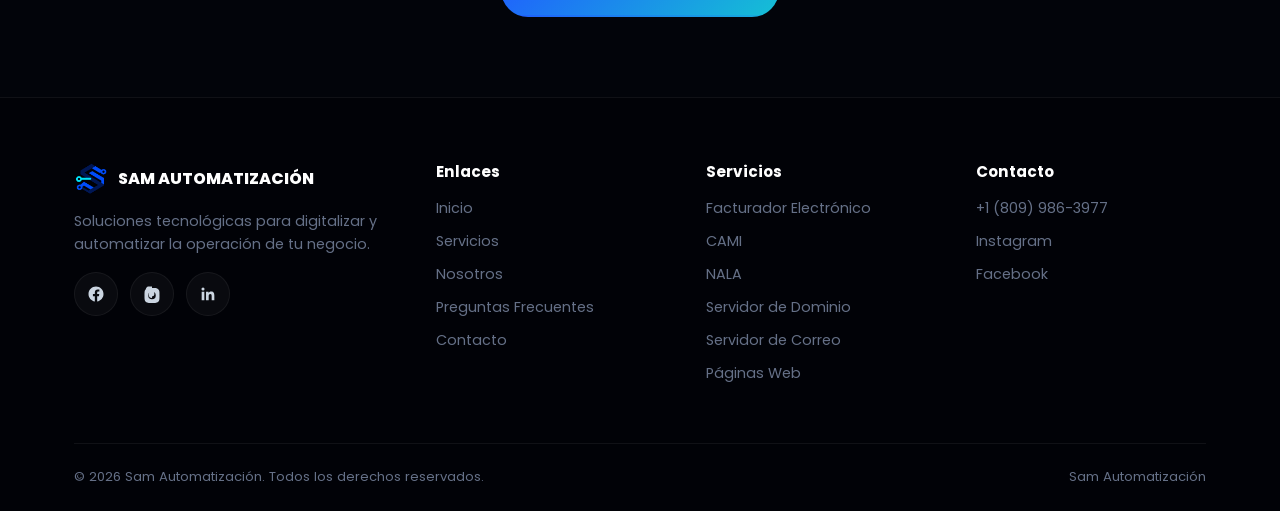
<file: preguntas-frecuentes.html>
<!doctype html>
<html lang="es">
<head>
<meta charset="utf-8">
<meta name="viewport" content="width=device-width,initial-scale=1">
<title>Preguntas Frecuentes | Sam Automatización</title>
<meta name="description" content="Resolvemos tus dudas sobre facturación electrónica, dominio, correo profesional y páginas web.">
<meta name="theme-color" content="#02040a">
<link rel="canonical" href="https://sam-automatizacion.vercel.app/preguntas-frecuentes">
<meta property="og:type" content="website"><meta property="og:locale" content="es_DO">
<meta property="og:title" content="Preguntas frecuentes | SAM Automatización"><meta property="og:description" content="Respuestas sobre facturación electrónica, dominios, correo profesional, NALA y páginas web.">
<meta property="og:url" content="https://sam-automatizacion.vercel.app/preguntas-frecuentes"><meta property="og:image" content="https://sam-automatizacion.vercel.app/assets/og-sam.png">
<meta name="twitter:card" content="summary_large_image"><meta name="twitter:image" content="https://sam-automatizacion.vercel.app/assets/og-sam.png">
<link rel="preconnect" href="https://fonts.googleapis.com">
<link rel="preconnect" href="https://fonts.gstatic.com" crossorigin>
<link href="https://fonts.googleapis.com/css2?family=Poppins:wght@300;400;500;600;700;800;900&amp;family=JetBrains+Mono:wght@400;500;600;700&amp;display=swap" rel="stylesheet">
<link rel="icon" type="image/png" href="assets/favicon-32.png">
<link rel="apple-touch-icon" href="assets/apple-touch-icon.png">
<link rel="manifest" href="manifest.webmanifest">
<link rel="stylesheet" href="css/style.css">
<script type="application/ld+json">
{
  "@context": "https://schema.org",
  "@type": "FAQPage",
  "mainEntity": [
    {"@type":"Question","name":"¿Qué es un facturador electrónico y por qué lo necesito?","acceptedAnswer":{"@type":"Answer","text":"Es el sistema que permite emitir comprobantes fiscales electrónicos en lugar de facturas en papel, cumpliendo con la normativa vigente."}},
    {"@type":"Question","name":"¿Necesito tener mi propio dominio para usar correo profesional?","acceptedAnswer":{"@type":"Answer","text":"Sí. El correo profesional requiere un dominio propio. SAM Automatización puede registrarlo y configurarlo junto con el servidor de correo."}},
    {"@type":"Question","name":"¿Puedo contratar solo uno de los servicios?","acceptedAnswer":{"@type":"Answer","text":"Sí. Cada servicio se ofrece de forma independiente y también puede combinarse según las necesidades del negocio."}},
    {"@type":"Question","name":"¿Qué es CAMI y qué información procesa?","acceptedAnswer":{"@type":"Answer","text":"CAMI es una plataforma web contable y tributaria que procesa los formatos 606 y 607, reportes de CardNET y Azul, y balances de comprobación para facilitar el análisis fiscal."}},
    {"@type":"Question","name":"¿Cuánto cuesta CAMI?","acceptedAnswer":{"@type":"Answer","text":"CAMI cuesta US$ 150 mensuales. El servicio de IR-2 se ofrece por separado a US$ 100 cada dos meses."}},
    {"@type":"Question","name":"¿Qué archivos procesa NALA y qué genera?","acceptedAnswer":{"@type":"Answer","text":"NALA procesa fotos y archivos PDF de facturas, identifica los datos de cada comprobante y genera los formatos DGII 606, 607 e IR-17 en Excel y TXT, listos para revisar, corregir y enviar."}}
  ]
}
</script>
</head>
<body>
<a class="skip-link" href="#main-content">Saltar al contenido principal</a>

<header class="site">
  <div class="nav-wrap">
    <a href="index.html" class="logo" aria-label="SAM Automatización, ir al inicio"><img src="assets/logo-mark.png" alt="" width="44" height="44"><span class="logo-text"><strong>SAM</strong><small>AUTOMATIZACIÓN</small></span></a>
    <nav class="main-nav" id="main-navigation" aria-label="Navegación principal">
      <a href="index.html">Inicio</a>
      <a href="servicios.html">Servicios</a>
      <a href="nosotros.html">Nosotros</a>
      <a href="preguntas-frecuentes.html" class="active" aria-current="page">Preguntas Frecuentes</a>
      <a href="contacto.html">Contacto</a>
    </nav>
    <div class="nav-cta">
      <a href="https://wa.me/18099863977" class="btn btn-primary" target="_blank" rel="noopener">WhatsApp</a>
      <button class="nav-toggle" type="button" aria-label="Abrir menú" aria-controls="main-navigation" aria-expanded="false"><span></span><span></span><span></span></button>
    </div>
  </div>
</header>

<main id="main-content">
<section class="page-hero">
  <div class="container">
    <div class="breadcrumb">Inicio / Preguntas Frecuentes</div>
    <h1 class="grad-text">Preguntas Frecuentes</h1>
    <p>Si tienes otra duda, escríbenos directamente por WhatsApp.</p>
  </div>
</section>

<section>
  <div class="container" style="max-width:840px">

    <div class="faq-item open">
      <button class="faq-q">¿Qué es un facturador electrónico y por qué lo necesito? <span class="plus">+</span></button>
      <div class="faq-a"><p>Es el sistema que te permite emitir comprobantes fiscales electrónicos (e-CF) en lugar de facturas en papel, cumpliendo con la normativa vigente. Te ayudamos a configurarlo y ponerlo en marcha en tu negocio.</p></div>
    </div>

    <div class="faq-item">
      <button class="faq-q">¿Qué es CAMI y qué información procesa? <span class="plus">+</span></button>
      <div class="faq-a"><p>CAMI es una plataforma web contable y tributaria que procesa los formatos 606 y 607, los reportes de CardNET y Azul, y balances de comprobación. Consolida compras, ventas, ITBIS, retenciones y formas de pago; además, facilita el cuadre del IT-1 y el análisis anual del IR-2.</p></div>
    </div>

    <div class="faq-item">
      <button class="faq-q">¿CAMI envía mis archivos fiscales a un servidor? <span class="plus">+</span></button>
      <div class="faq-a"><p>Los archivos se procesan localmente en el navegador, ayudando a mantener la privacidad de la información fiscal del usuario.</p></div>
    </div>

    <div class="faq-item">
      <button class="faq-q">¿Cuánto cuesta CAMI? <span class="plus">+</span></button>
      <div class="faq-a"><p>CAMI cuesta US$ 150 mensuales. El servicio de IR-2 se ofrece como servicio independiente por US$ 100 cada dos meses.</p></div>
    </div>

    <div class="faq-item">
      <button class="faq-q">¿Qué archivos procesa NALA y qué genera? <span class="plus">+</span></button>
      <div class="faq-a"><p>NALA procesa fotos y archivos PDF de facturas, identifica los datos de cada comprobante y genera los formatos DGII 606, 607 e IR-17 en Excel y TXT, listos para revisar, corregir y enviar.</p></div>
    </div>

    <div class="faq-item">
      <button class="faq-q">¿Necesito tener mi propio dominio para usar correo profesional? <span class="plus">+</span></button>
      <div class="faq-a"><p>Sí. El correo profesional (por ejemplo, tunombre@tuempresa.com) requiere un dominio propio. Si aún no lo tienes, te ayudamos a registrarlo y configurarlo junto con el servidor de correo.</p></div>
    </div>

    <div class="faq-item">
      <button class="faq-q">¿Ustedes se encargan de configurar el dominio y el correo, o solo lo registran? <span class="plus">+</span></button>
      <div class="faq-a"><p>Nos encargamos del proceso completo: registro, configuración técnica y puesta en marcha, para que el dominio y el correo queden funcionando correctamente.</p></div>
    </div>

    <div class="faq-item">
      <button class="faq-q">¿Qué incluye el servicio de creación de páginas web? <span class="plus">+</span></button>
      <div class="faq-a"><p>Diseño y desarrollo de un sitio web funcional, adaptado a las necesidades de tu negocio, ya sea informativo, de contacto o con funcionalidades específicas.</p></div>
    </div>

    <div class="faq-item">
      <button class="faq-q">¿Puedo contratar solo uno de los servicios? <span class="plus">+</span></button>
      <div class="faq-a"><p>Sí, cada servicio se ofrece de forma independiente. También puedes combinarlos según lo que necesite tu negocio.</p></div>
    </div>

    <div class="faq-item">
      <button class="faq-q">¿Cómo empiezo? <span class="plus">+</span></button>
      <div class="faq-a"><p>Escríbenos por WhatsApp al +1 (809) 986-3977 contándonos qué necesita tu negocio, y te orientamos sobre la mejor solución.</p></div>
    </div>

  </div>

  <div class="text-center mt-lg">
    <p style="margin-bottom:20px">¿No encontraste la respuesta que buscabas?</p>
    <a href="https://wa.me/18099863977" class="btn btn-primary" target="_blank" rel="noopener">Preguntar por WhatsApp →</a>
  </div>
</section>

</main>

<footer class="site" id="footer-placeholder"></footer>
<a href="https://wa.me/18099863977" class="wa-float" target="_blank" rel="noopener" aria-label="Conversar por WhatsApp"></a>
<script src="js/main.js"></script>
<script src="js/footer.js"></script>
</body>
</html>
</file>
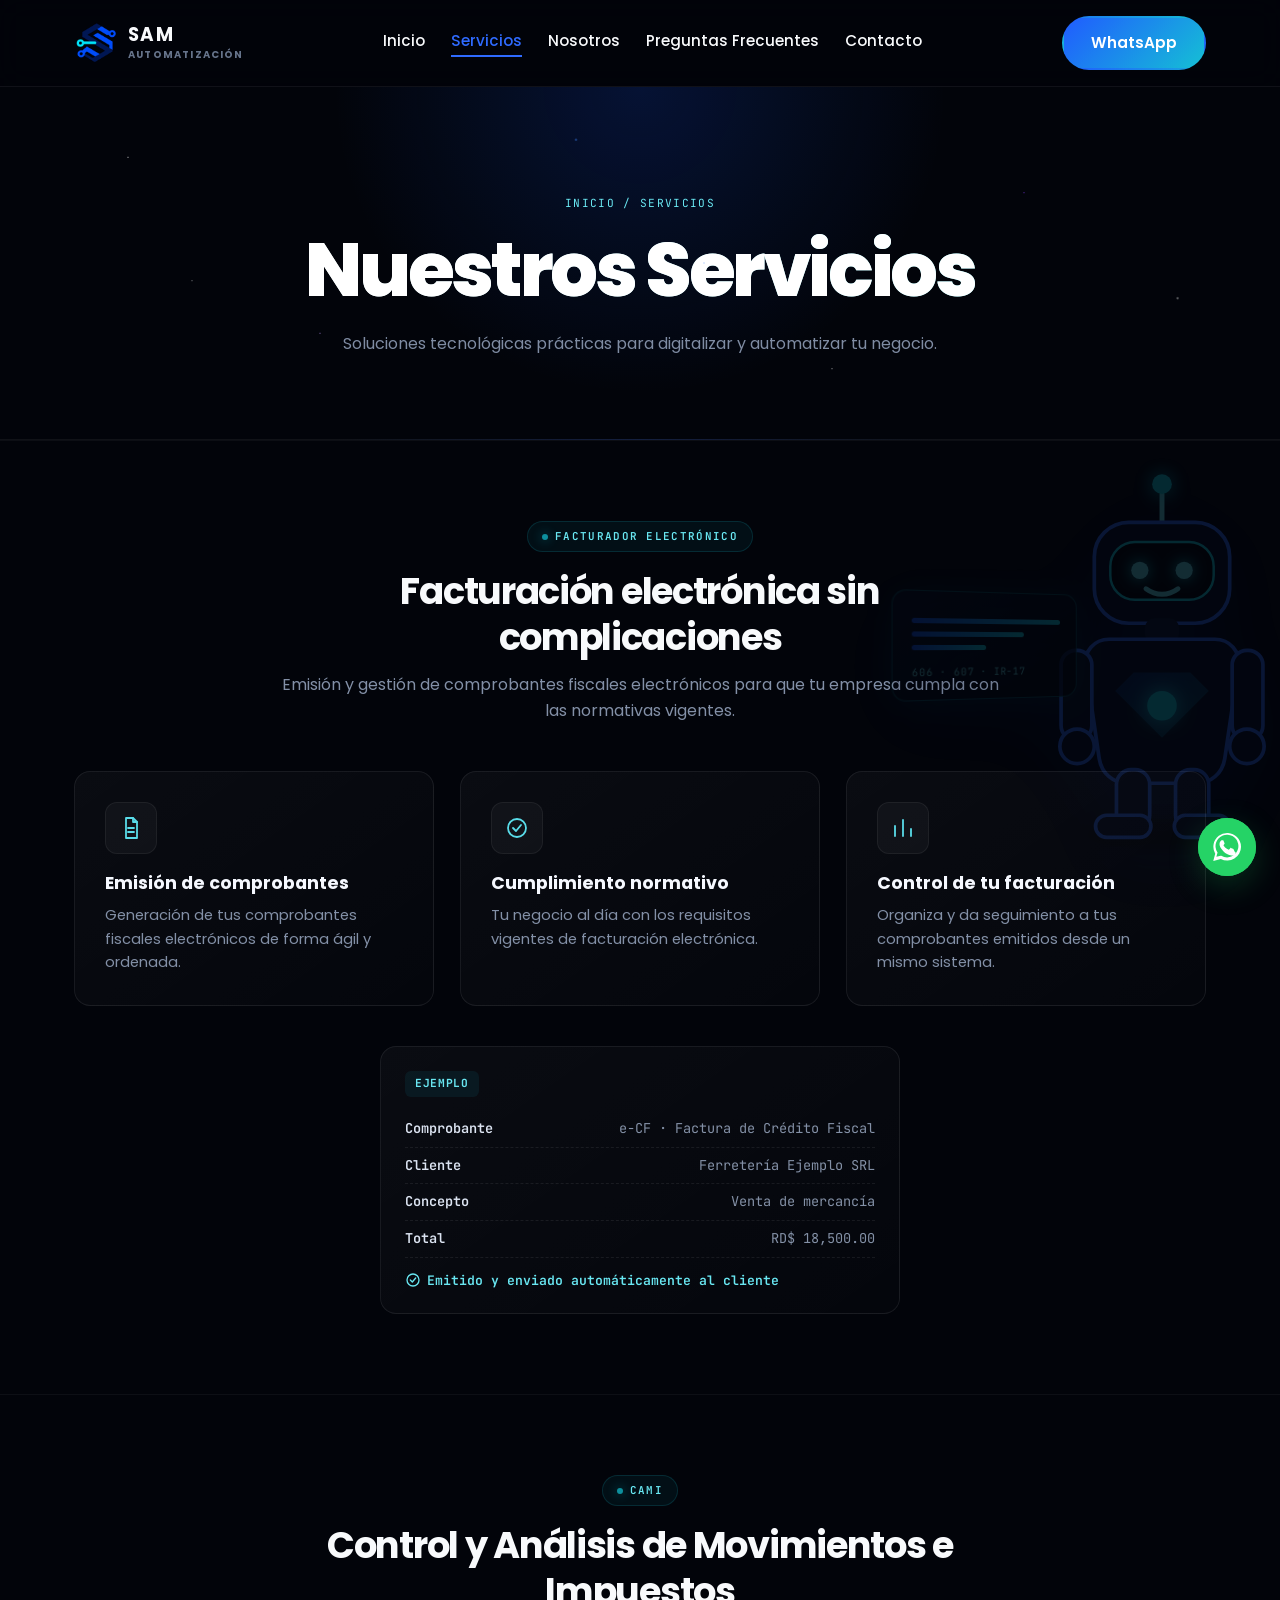
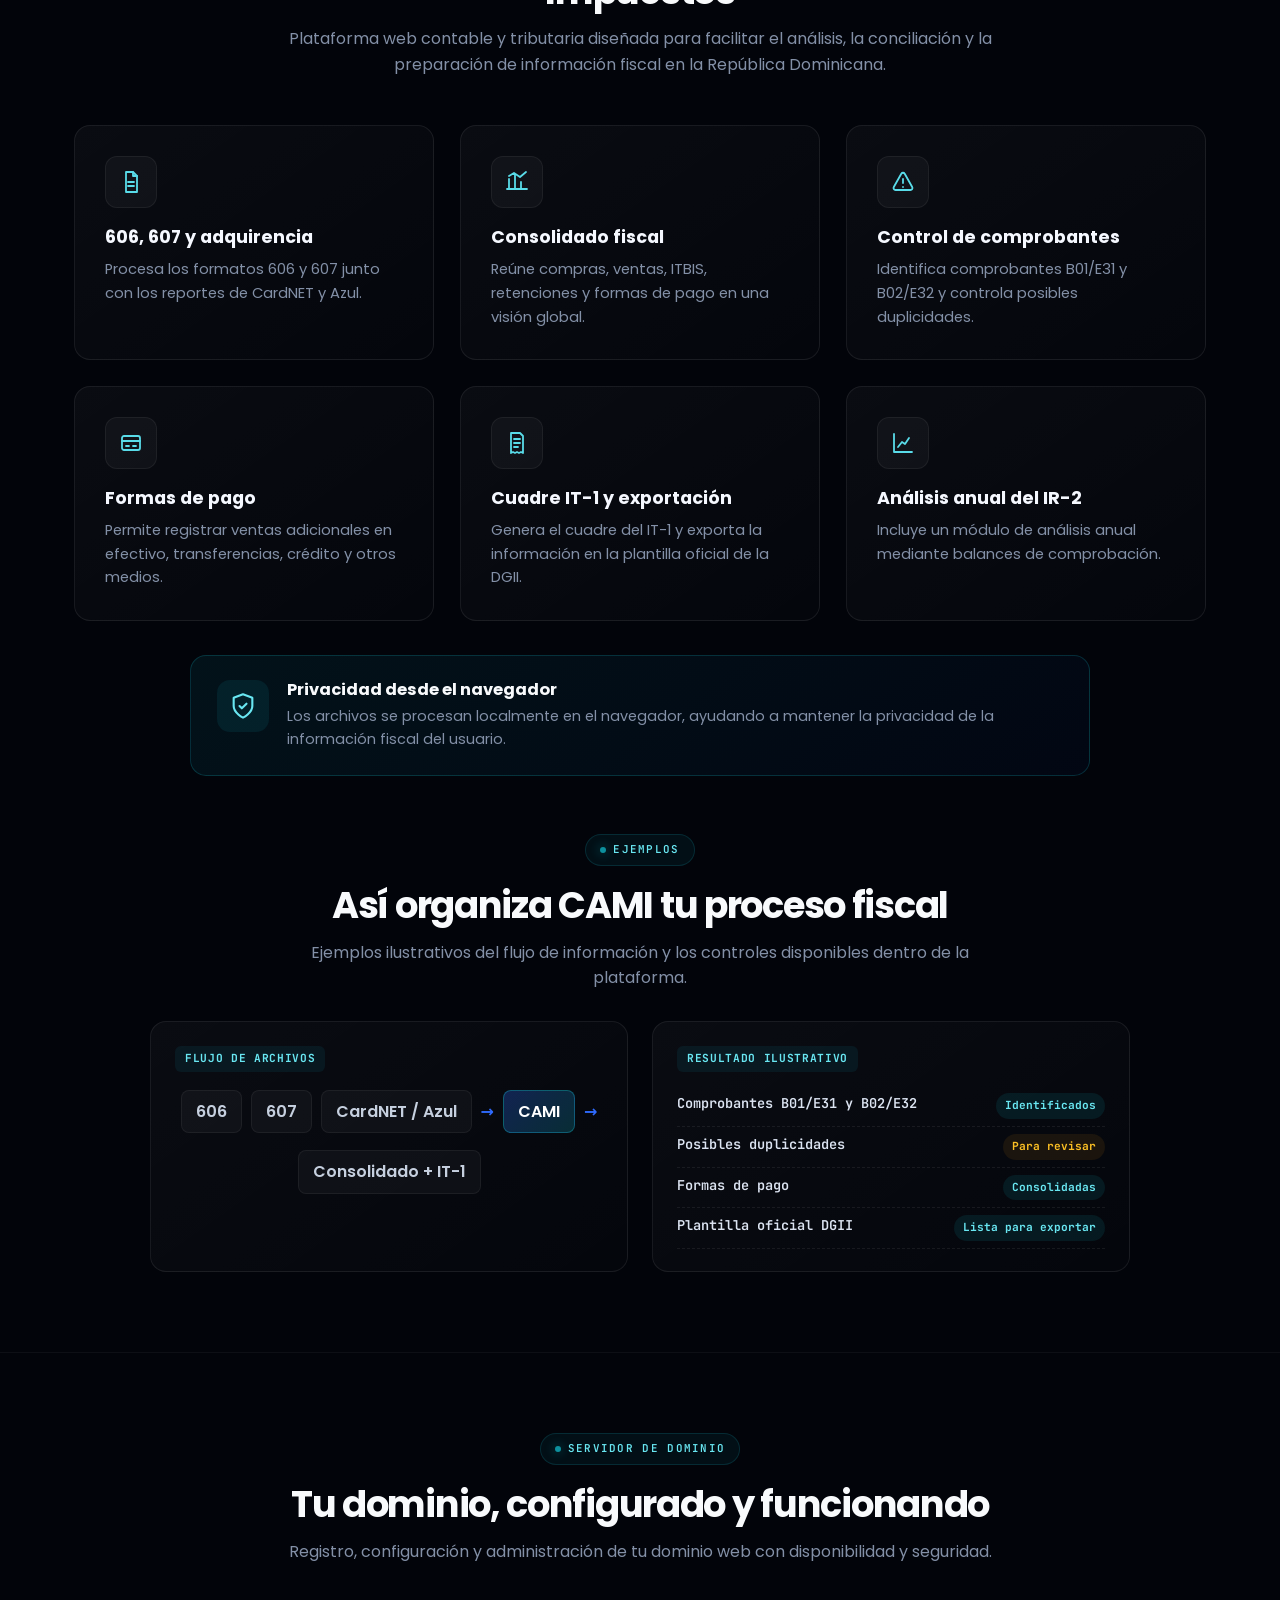
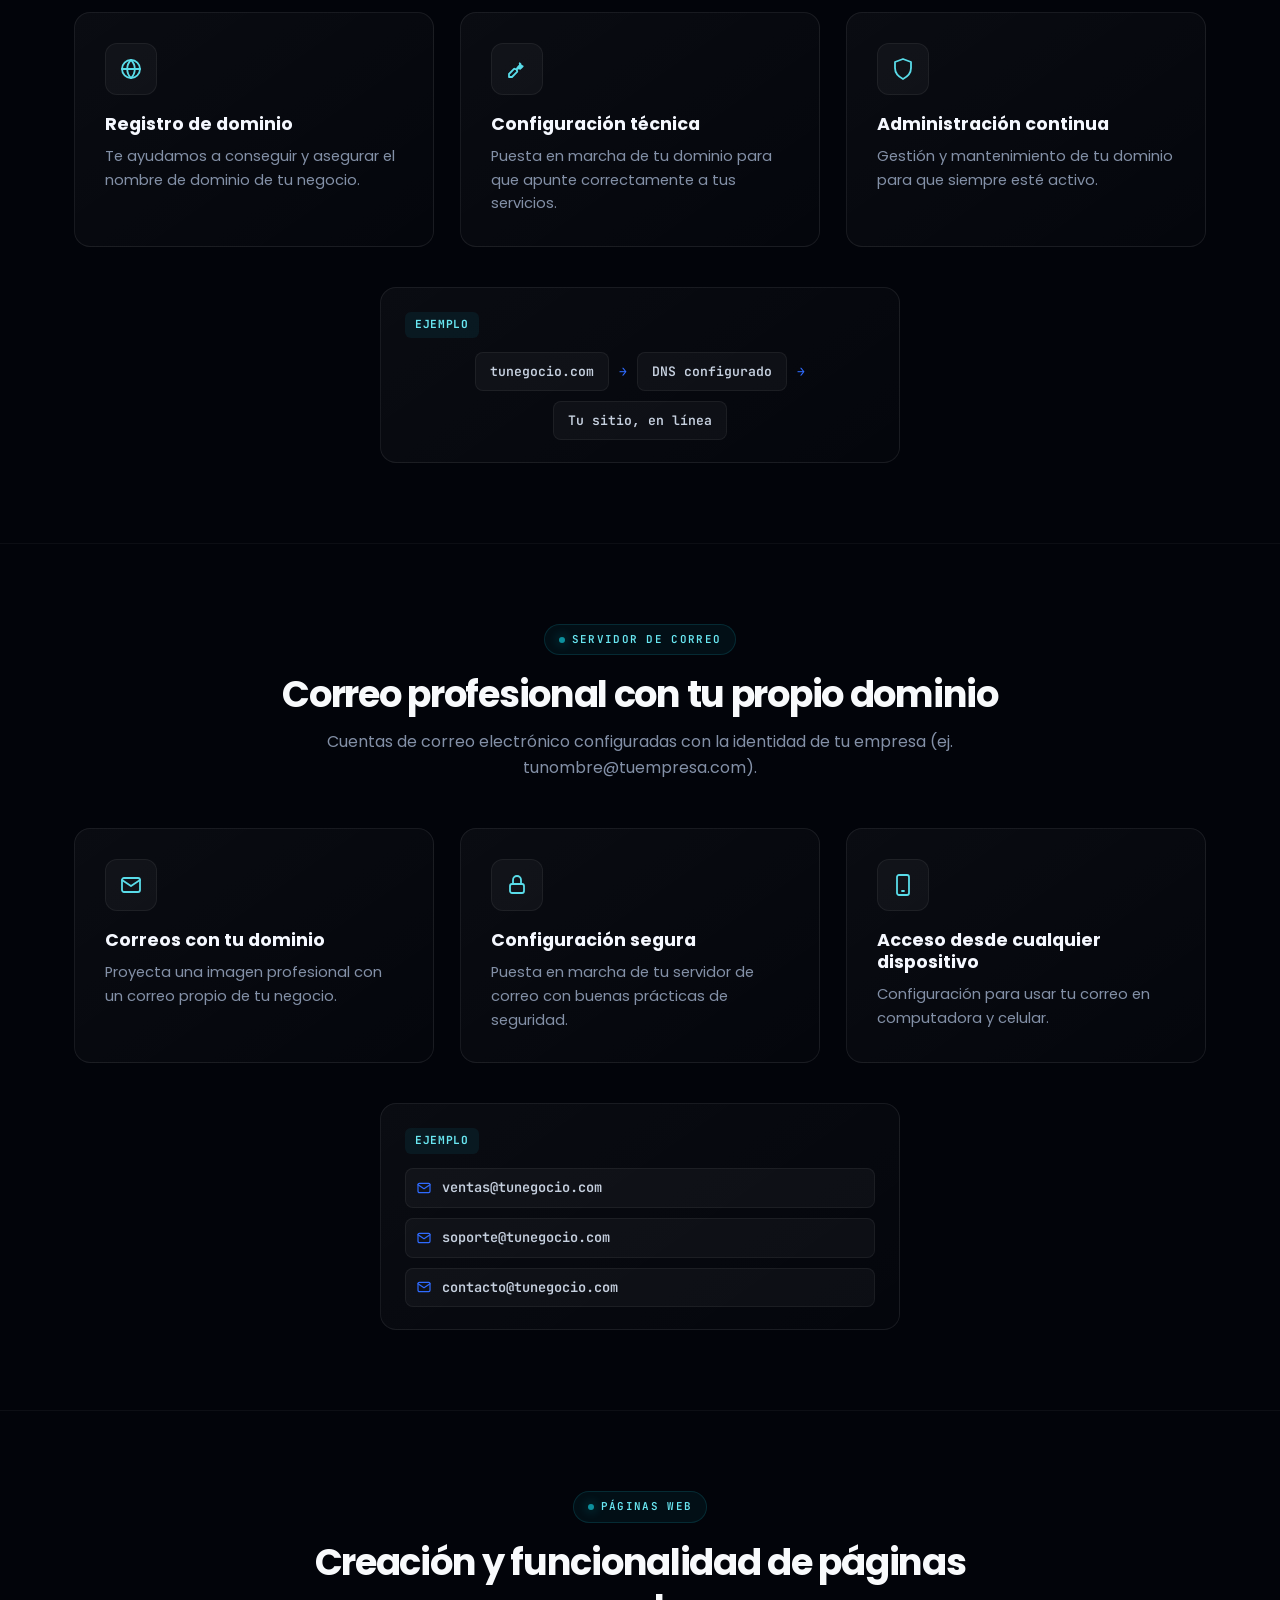
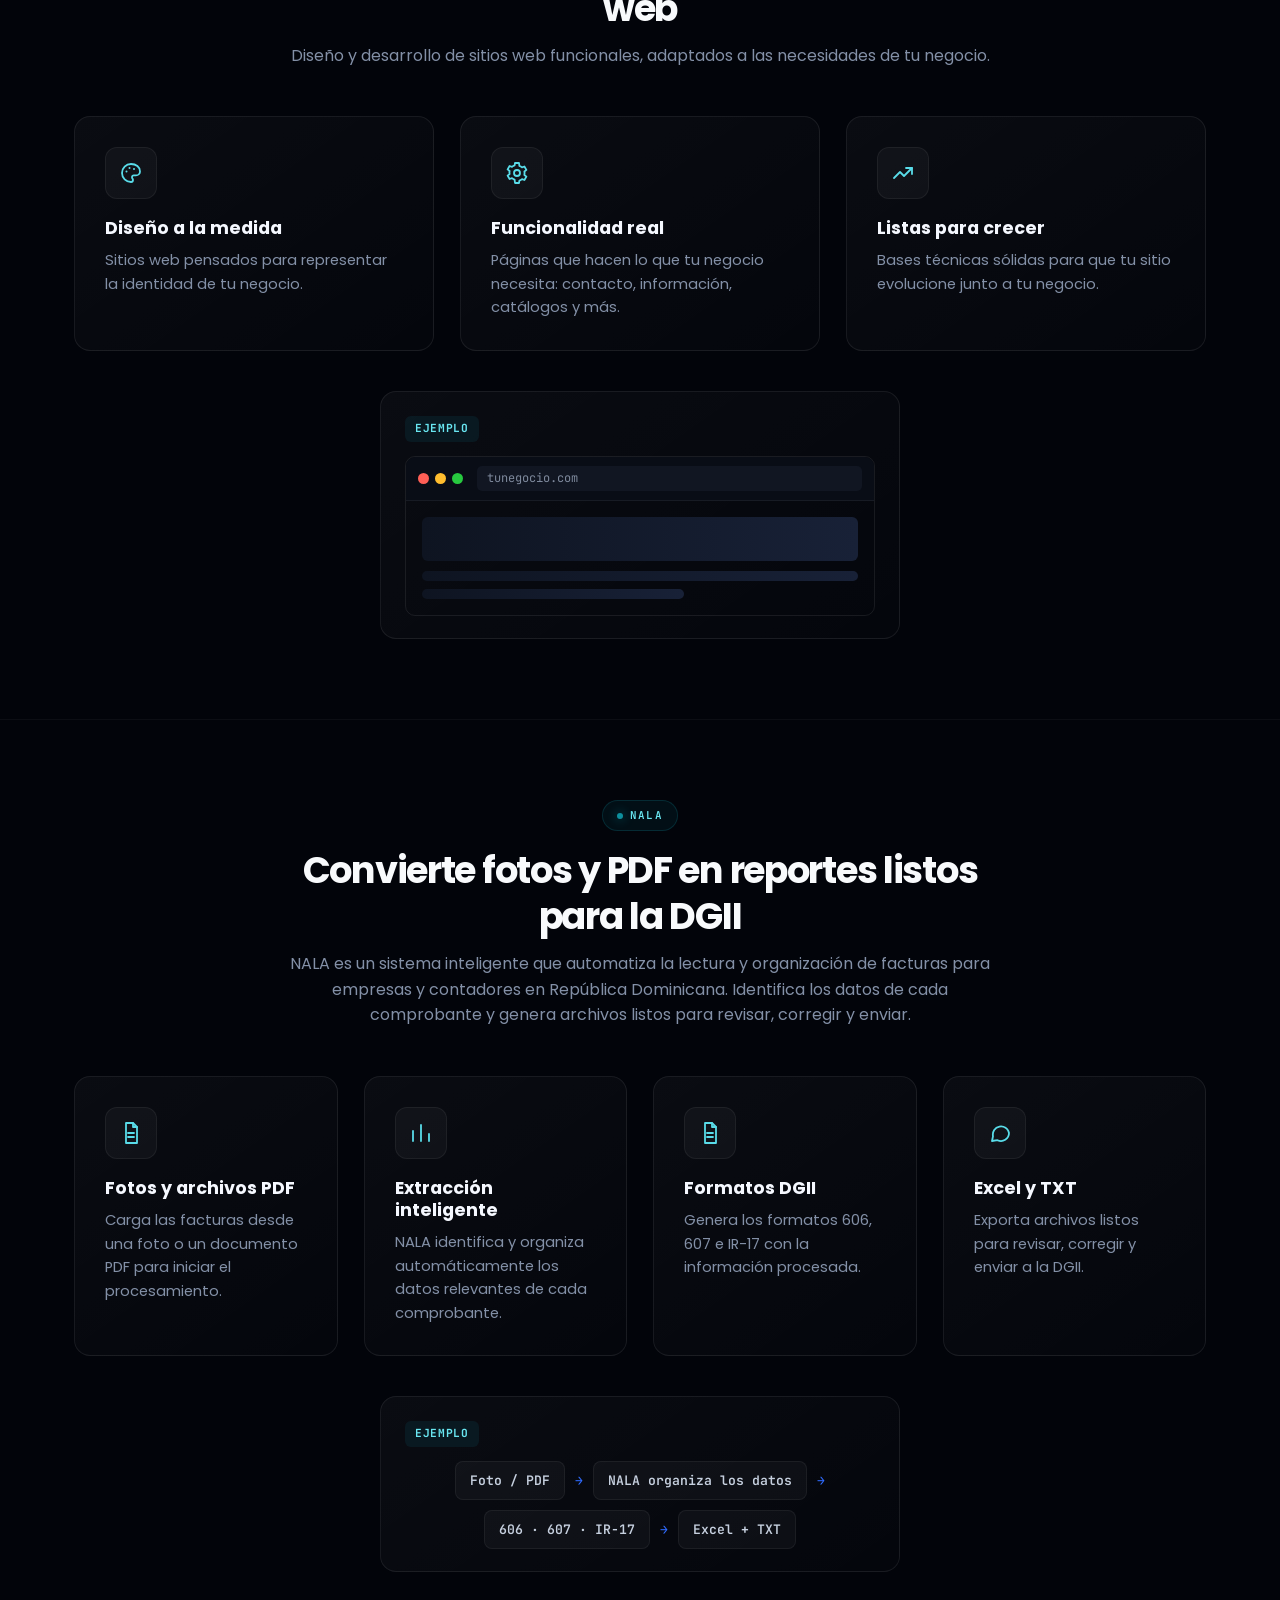
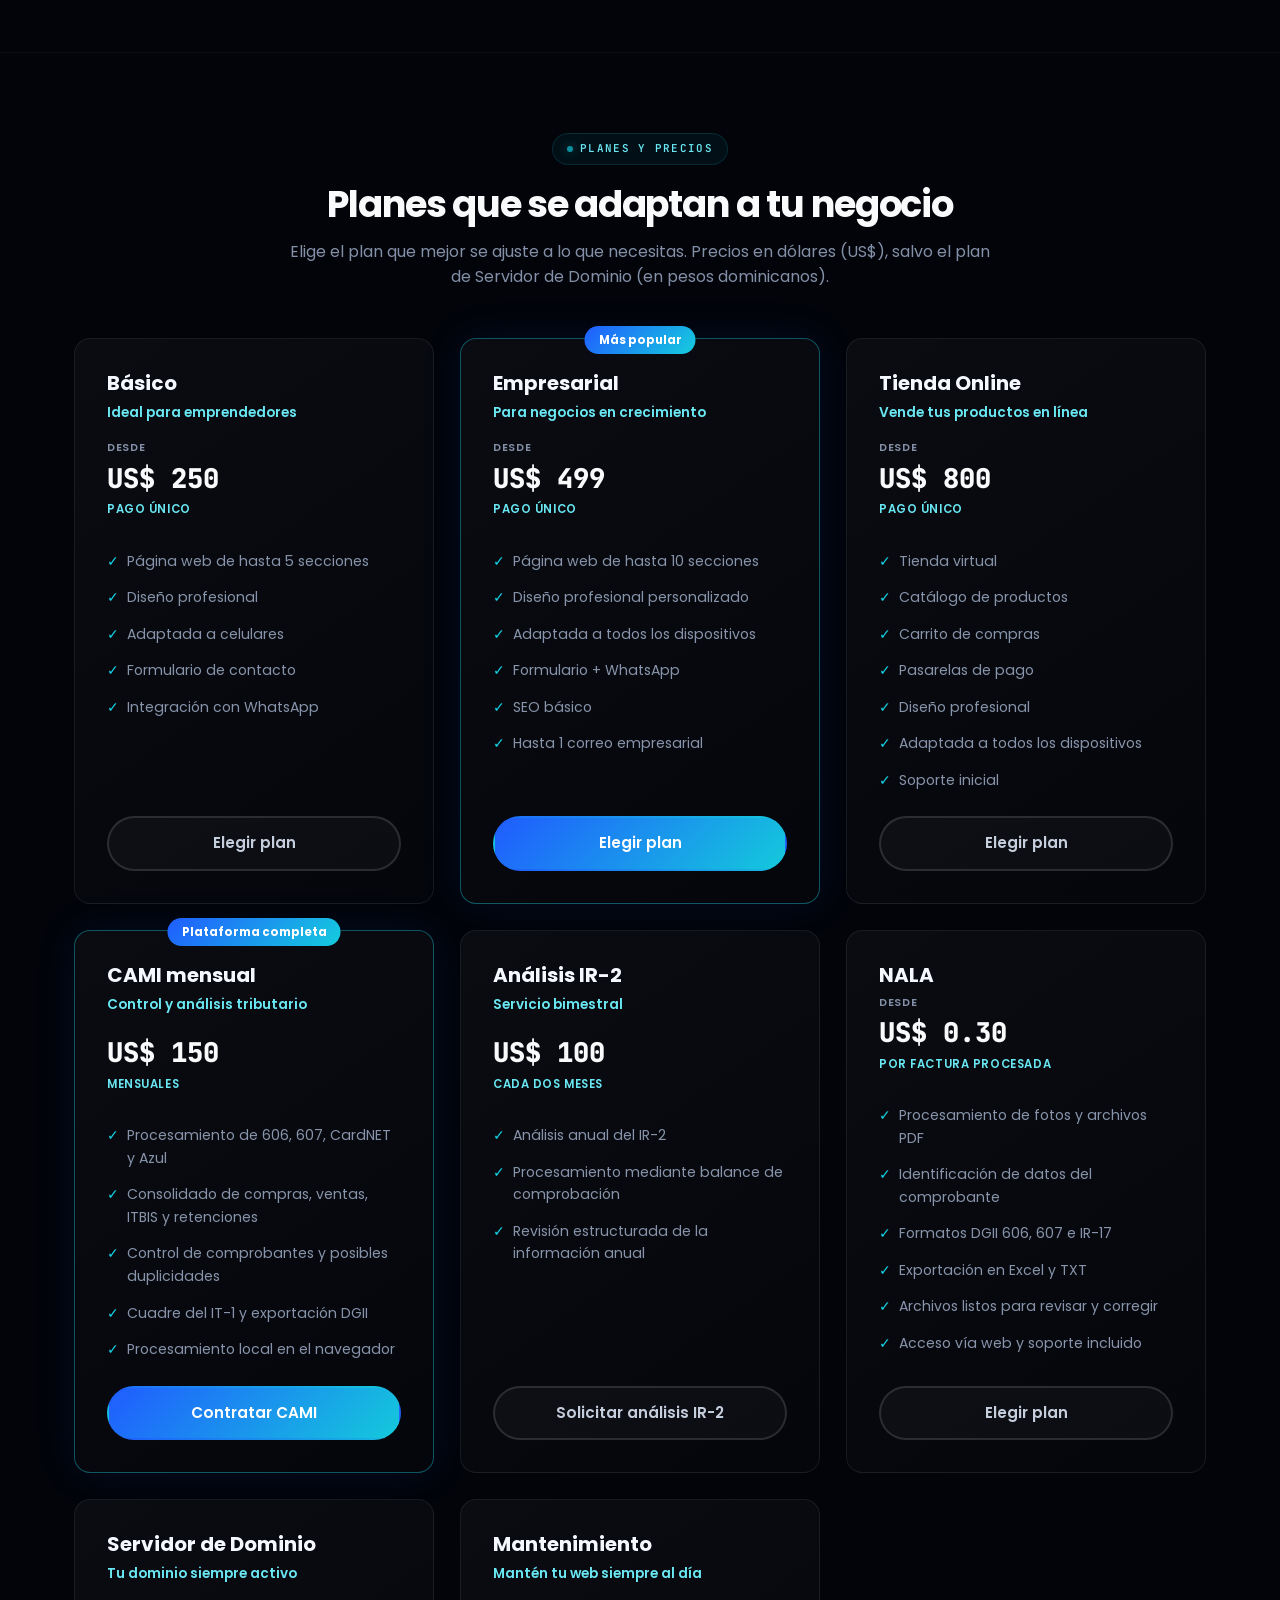
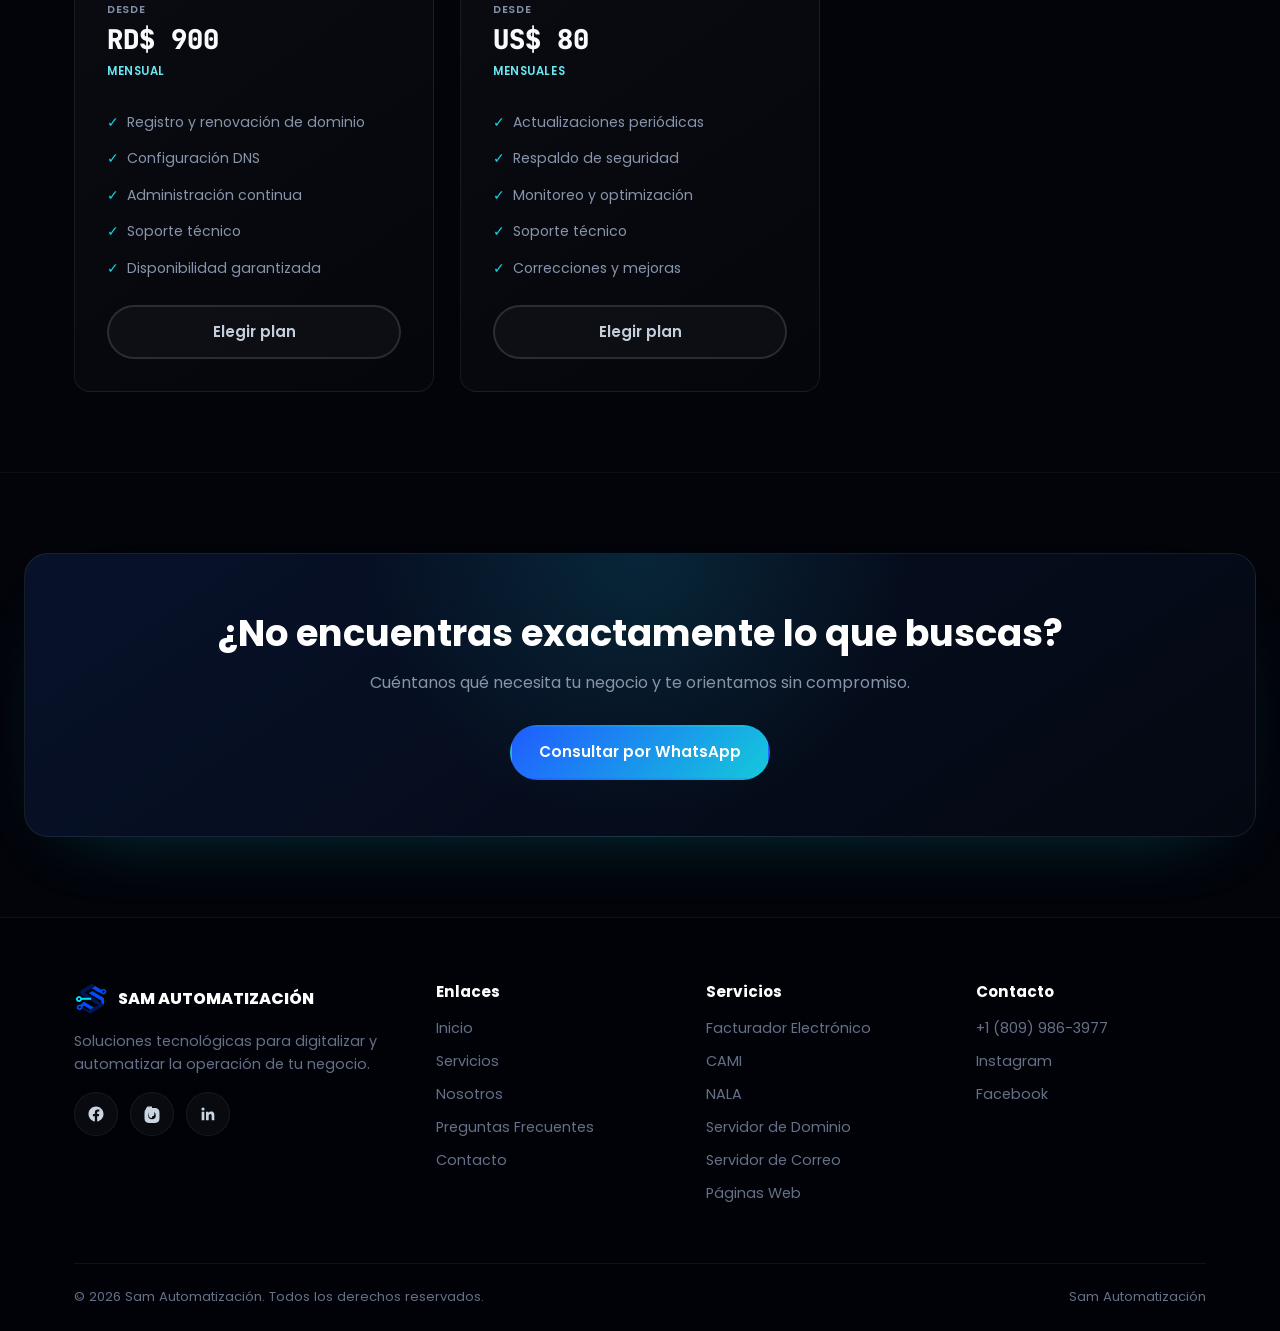
<file: servicios.html>
<!doctype html>
<html lang="es">
<head>
<meta charset="utf-8">
<meta name="viewport" content="width=device-width,initial-scale=1">
<title>Servicios | Sam Automatización</title>
<meta name="description" content="CAMI analiza información fiscal y NALA procesa fotos y PDF de facturas para generar los formatos DGII 606, 607 e IR-17 en Excel y TXT.">
<meta name="theme-color" content="#02040a">
<link rel="canonical" href="https://sam-automatizacion.vercel.app/servicios">
<meta property="og:type" content="website"><meta property="og:locale" content="es_DO">
<meta property="og:title" content="Servicios | SAM Automatización"><meta property="og:description" content="CAMI, facturación electrónica, NALA, dominios, correo profesional y páginas web para tu negocio.">
<meta property="og:url" content="https://sam-automatizacion.vercel.app/servicios"><meta property="og:image" content="https://sam-automatizacion.vercel.app/assets/og-sam.png">
<meta name="twitter:card" content="summary_large_image"><meta name="twitter:image" content="https://sam-automatizacion.vercel.app/assets/og-sam.png">
<link rel="preconnect" href="https://fonts.googleapis.com">
<link rel="preconnect" href="https://fonts.gstatic.com" crossorigin>
<link href="https://fonts.googleapis.com/css2?family=Poppins:wght@300;400;500;600;700;800;900&amp;family=JetBrains+Mono:wght@400;500;600;700&amp;display=swap" rel="stylesheet">
<link rel="icon" type="image/png" href="assets/favicon-32.png">
<link rel="apple-touch-icon" href="assets/apple-touch-icon.png">
<link rel="manifest" href="manifest.webmanifest">
<link rel="stylesheet" href="css/style.css">
</head>
<body>
<a class="skip-link" href="#main-content">Saltar al contenido principal</a>

<header class="site">
  <div class="nav-wrap">
    <a href="index.html" class="logo" aria-label="SAM Automatización, ir al inicio"><img src="assets/logo-mark.png" alt="" width="44" height="44"><span class="logo-text"><strong>SAM</strong><small>AUTOMATIZACIÓN</small></span></a>
    <nav class="main-nav" id="main-navigation" aria-label="Navegación principal">
      <a href="index.html">Inicio</a>
      <a href="servicios.html" class="active" aria-current="page">Servicios</a>
      <a href="nosotros.html">Nosotros</a>
      <a href="preguntas-frecuentes.html">Preguntas Frecuentes</a>
      <a href="contacto.html">Contacto</a>
    </nav>
    <div class="nav-cta">
      <a href="https://wa.me/18099863977" class="btn btn-primary" target="_blank" rel="noopener">WhatsApp</a>
      <button class="nav-toggle" type="button" aria-label="Abrir menú" aria-controls="main-navigation" aria-expanded="false"><span></span><span></span><span></span></button>
    </div>
  </div>
</header>

<main id="main-content">
<section class="page-hero">
  <div class="container">
    <div class="breadcrumb">Inicio / Servicios</div>
    <h1 class="grad-text">Nuestros Servicios</h1>
    <p>Soluciones tecnológicas prácticas para digitalizar y automatizar tu negocio.</p>
  </div>
</section>

<section id="facturador">
  <div class="container">
    <div class="section-head">
      <span class="eyebrow">Facturador Electrónico</span>
      <h2>Facturación electrónica sin complicaciones</h2>
      <p>Emisión y gestión de comprobantes fiscales electrónicos para que tu empresa cumpla con las normativas vigentes.</p>
    </div>
    <div class="grid grid-3">
      <div class="card"><div class="icon"><svg viewBox="0 0 24 24" width="24" height="24" fill="none" stroke="currentColor" stroke-width="1.8" stroke-linecap="round" stroke-linejoin="round" aria-hidden="true"><path d="M7 2h7l4 4v16H7z"/><path d="M14 2v4h4M9 12h6M9 16h6"/></svg></div><h3>Emisión de comprobantes</h3><p>Generación de tus comprobantes fiscales electrónicos de forma ágil y ordenada.</p></div>
      <div class="card"><div class="icon"><svg viewBox="0 0 24 24" width="24" height="24" fill="none" stroke="currentColor" stroke-width="1.8" stroke-linecap="round" stroke-linejoin="round" aria-hidden="true"><circle cx="12" cy="12" r="9"/><path d="m8 12 3 3 5-6"/></svg></div><h3>Cumplimiento normativo</h3><p>Tu negocio al día con los requisitos vigentes de facturación electrónica.</p></div>
      <div class="card"><div class="icon"><svg viewBox="0 0 24 24" width="24" height="24" fill="none" stroke="currentColor" stroke-width="1.8" stroke-linecap="round" stroke-linejoin="round" aria-hidden="true"><path d="M4 20V10M12 20V4M20 20v-7"/></svg></div><h3>Control de tu facturación</h3><p>Organiza y da seguimiento a tus comprobantes emitidos desde un mismo sistema.</p></div>
    </div>
    <div class="example-box">
      <span class="example-label">Ejemplo</span>
      <div class="example-invoice">
        <div class="ei-row"><span>Comprobante</span><span>e-CF · Factura de Crédito Fiscal</span></div>
        <div class="ei-row"><span>Cliente</span><span>Ferretería Ejemplo SRL</span></div>
        <div class="ei-row"><span>Concepto</span><span>Venta de mercancía</span></div>
        <div class="ei-row"><span>Total</span><span>RD$ 18,500.00</span></div>
        <div class="ei-status"><svg viewBox="0 0 24 24" width="16" height="16" fill="none" stroke="currentColor" stroke-width="2" stroke-linecap="round" stroke-linejoin="round" aria-hidden="true"><circle cx="12" cy="12" r="9"/><path d="m8 12 3 3 5-6"/></svg> Emitido y enviado automáticamente al cliente</div>
      </div>
    </div>
  </div>
</section>

<section id="analisis-itbis" class="section-alt">
  <div class="container">
    <div class="section-head">
      <span class="eyebrow">CAMI</span>
      <h2>Control y Análisis de Movimientos e Impuestos</h2>
      <p>Plataforma web contable y tributaria diseñada para facilitar el análisis, la conciliación y la preparación de información fiscal en la República Dominicana.</p>
    </div>
    <div class="grid grid-3">
      <div class="card"><div class="icon"><svg viewBox="0 0 24 24" width="24" height="24" fill="none" stroke="currentColor" stroke-width="1.8" stroke-linecap="round" stroke-linejoin="round" aria-hidden="true"><path d="M7 2h7l4 4v16H7z"/><path d="M14 2v4h4M9 12h6M9 16h6"/></svg></div><h3>606, 607 y adquirencia</h3><p>Procesa los formatos 606 y 607 junto con los reportes de CardNET y Azul.</p></div>
      <div class="card"><div class="icon"><svg viewBox="0 0 24 24" width="24" height="24" fill="none" stroke="currentColor" stroke-width="1.8" stroke-linecap="round" stroke-linejoin="round" aria-hidden="true"><path d="M4 19V9M10 19V5M16 19v-7M22 19H2"/><path d="m4 6 5-3 6 4 6-5"/></svg></div><h3>Consolidado fiscal</h3><p>Reúne compras, ventas, ITBIS, retenciones y formas de pago en una visión global.</p></div>
      <div class="card"><div class="icon"><svg viewBox="0 0 24 24" width="24" height="24" fill="none" stroke="currentColor" stroke-width="1.8" stroke-linecap="round" stroke-linejoin="round" aria-hidden="true"><path d="M12 9v4M12 17h.01"/><path d="M10.3 3.7 2.8 17a2 2 0 0 0 1.7 3h15a2 2 0 0 0 1.7-3L13.7 3.7a2 2 0 0 0-3.4 0Z"/></svg></div><h3>Control de comprobantes</h3><p>Identifica comprobantes B01/E31 y B02/E32 y controla posibles duplicidades.</p></div>
      <div class="card"><div class="icon"><svg viewBox="0 0 24 24" width="24" height="24" fill="none" stroke="currentColor" stroke-width="1.8" stroke-linecap="round" stroke-linejoin="round" aria-hidden="true"><rect x="3" y="5" width="18" height="14" rx="2"/><path d="M7 15h3M14 15h3M3 10h18"/></svg></div><h3>Formas de pago</h3><p>Permite registrar ventas adicionales en efectivo, transferencias, crédito y otros medios.</p></div>
      <div class="card"><div class="icon"><svg viewBox="0 0 24 24" width="24" height="24" fill="none" stroke="currentColor" stroke-width="1.8" stroke-linecap="round" stroke-linejoin="round" aria-hidden="true"><path d="M6 2h9l3 3v17l-2-1-2 1-2-1-2 1-2-1-2 1V2z"/><path d="M9 8h6M9 12h6M9 16h4"/></svg></div><h3>Cuadre IT-1 y exportación</h3><p>Genera el cuadre del IT-1 y exporta la información en la plantilla oficial de la DGII.</p></div>
      <div class="card"><div class="icon"><svg viewBox="0 0 24 24" width="24" height="24" fill="none" stroke="currentColor" stroke-width="1.8" stroke-linecap="round" stroke-linejoin="round" aria-hidden="true"><path d="M3 3v18h18"/><path d="m7 16 4-5 3 2 4-6"/></svg></div><h3>Análisis anual del IR-2</h3><p>Incluye un módulo de análisis anual mediante balances de comprobación.</p></div>
    </div>
    <div class="privacy-callout">
      <div class="privacy-icon"><svg viewBox="0 0 24 24" width="28" height="28" fill="none" stroke="currentColor" stroke-width="1.8" stroke-linecap="round" stroke-linejoin="round" aria-hidden="true"><path d="M12 22s8-4 8-10V5l-8-3-8 3v7c0 6 8 10 8 10Z"/><path d="m9 12 2 2 4-4"/></svg></div>
      <div><h3>Privacidad desde el navegador</h3><p>Los archivos se procesan localmente en el navegador, ayudando a mantener la privacidad de la información fiscal del usuario.</p></div>
    </div>

    <div class="section-head cami-subhead">
      <span class="eyebrow">Ejemplos</span>
      <h2>Así organiza CAMI tu proceso fiscal</h2>
      <p>Ejemplos ilustrativos del flujo de información y los controles disponibles dentro de la plataforma.</p>
    </div>
    <div class="cami-examples">
      <div class="example-box cami-example">
        <span class="example-label">Flujo de archivos</span>
        <div class="cami-flow">
          <span class="ef-chip">606</span><span class="ef-chip">607</span><span class="ef-chip">CardNET / Azul</span>
          <span class="ef-arrow">→</span>
          <span class="ef-chip cami-core">CAMI</span>
          <span class="ef-arrow">→</span>
          <span class="ef-chip">Consolidado + IT-1</span>
        </div>
      </div>
      <div class="example-box cami-example">
        <span class="example-label">Resultado ilustrativo</span>
        <div class="example-invoice">
          <div class="ei-row"><span>Comprobantes B01/E31 y B02/E32</span><span class="status-pill">Identificados</span></div>
          <div class="ei-row"><span>Posibles duplicidades</span><span class="status-pill warning">Para revisar</span></div>
          <div class="ei-row"><span>Formas de pago</span><span class="status-pill">Consolidadas</span></div>
          <div class="ei-row"><span>Plantilla oficial DGII</span><span class="status-pill">Lista para exportar</span></div>
        </div>
      </div>
    </div>

  </div>
</section>

<section id="dominio" class="section-alt">
  <div class="container">
    <div class="section-head">
      <span class="eyebrow">Servidor de Dominio</span>
      <h2>Tu dominio, configurado y funcionando</h2>
      <p>Registro, configuración y administración de tu dominio web con disponibilidad y seguridad.</p>
    </div>
    <div class="grid grid-3">
      <div class="card"><div class="icon"><svg viewBox="0 0 24 24" width="24" height="24" fill="none" stroke="currentColor" stroke-width="1.8" stroke-linecap="round" stroke-linejoin="round" aria-hidden="true"><circle cx="12" cy="12" r="9"/><path d="M3 12h18M12 3c2.5 2.5 3.8 5.8 3.8 9s-1.3 6.5-3.8 9c-2.5-2.5-3.8-5.8-3.8-9s1.3-6.5 3.8-9z"/></svg></div><h3>Registro de dominio</h3><p>Te ayudamos a conseguir y asegurar el nombre de dominio de tu negocio.</p></div>
      <div class="card"><div class="icon"><svg viewBox="0 0 24 24" width="24" height="24" fill="none" stroke="currentColor" stroke-width="1.8" stroke-linecap="round" stroke-linejoin="round" aria-hidden="true"><path d="M14.7 6.3a4 4 0 0 1-5.4 5.4L4 17v3h3l5.3-5.3a4 4 0 0 1 5.4-5.4l-2.6 2.6-2-2 2.6-2.6z"/></svg></div><h3>Configuración técnica</h3><p>Puesta en marcha de tu dominio para que apunte correctamente a tus servicios.</p></div>
      <div class="card"><div class="icon"><svg viewBox="0 0 24 24" width="24" height="24" fill="none" stroke="currentColor" stroke-width="1.8" stroke-linecap="round" stroke-linejoin="round" aria-hidden="true"><path d="M12 2 4 5v6c0 5 3.4 8.6 8 11 4.6-2.4 8-6 8-11V5z"/></svg></div><h3>Administración continua</h3><p>Gestión y mantenimiento de tu dominio para que siempre esté activo.</p></div>
    </div>
    <div class="example-box">
      <span class="example-label">Ejemplo</span>
      <div class="example-flow">
        <span class="ef-chip">tunegocio.com</span>
        <span class="ef-arrow">→</span>
        <span class="ef-chip">DNS configurado</span>
        <span class="ef-arrow">→</span>
        <span class="ef-chip">Tu sitio, en línea</span>
      </div>
    </div>
  </div>
</section>

<section id="correo">
  <div class="container">
    <div class="section-head">
      <span class="eyebrow">Servidor de Correo</span>
      <h2>Correo profesional con tu propio dominio</h2>
      <p>Cuentas de correo electrónico configuradas con la identidad de tu empresa (ej. tunombre@tuempresa.com).</p>
    </div>
    <div class="grid grid-3">
      <div class="card"><div class="icon"><svg viewBox="0 0 24 24" width="24" height="24" fill="none" stroke="currentColor" stroke-width="1.8" stroke-linecap="round" stroke-linejoin="round" aria-hidden="true"><rect x="3" y="5" width="18" height="14" rx="2"/><path d="m3 7 9 6 9-6"/></svg></div><h3>Correos con tu dominio</h3><p>Proyecta una imagen profesional con un correo propio de tu negocio.</p></div>
      <div class="card"><div class="icon"><svg viewBox="0 0 24 24" width="24" height="24" fill="none" stroke="currentColor" stroke-width="1.8" stroke-linecap="round" stroke-linejoin="round" aria-hidden="true"><rect x="5" y="11" width="14" height="9" rx="2"/><path d="M8 11V7a4 4 0 0 1 8 0v4"/></svg></div><h3>Configuración segura</h3><p>Puesta en marcha de tu servidor de correo con buenas prácticas de seguridad.</p></div>
      <div class="card"><div class="icon"><svg viewBox="0 0 24 24" width="24" height="24" fill="none" stroke="currentColor" stroke-width="1.8" stroke-linecap="round" stroke-linejoin="round" aria-hidden="true"><rect x="6" y="2" width="12" height="20" rx="2"/><path d="M11 18h2"/></svg></div><h3>Acceso desde cualquier dispositivo</h3><p>Configuración para usar tu correo en computadora y celular.</p></div>
    </div>
    <div class="example-box">
      <span class="example-label">Ejemplo</span>
      <div class="example-mail">
        <div class="em-row"><svg viewBox="0 0 24 24" width="16" height="16" fill="none" stroke="currentColor" stroke-width="1.8" stroke-linecap="round" stroke-linejoin="round" aria-hidden="true"><rect x="3" y="5" width="18" height="14" rx="2"/><path d="m3 7 9 6 9-6"/></svg> ventas@tunegocio.com</div>
        <div class="em-row"><svg viewBox="0 0 24 24" width="16" height="16" fill="none" stroke="currentColor" stroke-width="1.8" stroke-linecap="round" stroke-linejoin="round" aria-hidden="true"><rect x="3" y="5" width="18" height="14" rx="2"/><path d="m3 7 9 6 9-6"/></svg> soporte@tunegocio.com</div>
        <div class="em-row"><svg viewBox="0 0 24 24" width="16" height="16" fill="none" stroke="currentColor" stroke-width="1.8" stroke-linecap="round" stroke-linejoin="round" aria-hidden="true"><rect x="3" y="5" width="18" height="14" rx="2"/><path d="m3 7 9 6 9-6"/></svg> contacto@tunegocio.com</div>
      </div>
    </div>
  </div>
</section>

<section id="web" class="section-alt">
  <div class="container">
    <div class="section-head">
      <span class="eyebrow">Páginas Web</span>
      <h2>Creación y funcionalidad de páginas web</h2>
      <p>Diseño y desarrollo de sitios web funcionales, adaptados a las necesidades de tu negocio.</p>
    </div>
    <div class="grid grid-3">
      <div class="card"><div class="icon"><svg viewBox="0 0 24 24" width="24" height="24" fill="none" stroke="currentColor" stroke-width="1.8" stroke-linecap="round" stroke-linejoin="round" aria-hidden="true"><path d="M12 3a9 9 0 1 0 0 18c1.2 0 2-1 2-2 0-.6-.2-1-.5-1.4-.3-.4-.5-.8-.5-1.4 0-1 .8-1.8 1.8-1.8H17a4 4 0 0 0 4-4c0-4.4-4-7.4-9-7.4z"/><circle cx="7.5" cy="10.5" r="1" fill="currentColor" stroke="none"/><circle cx="10.5" cy="7" r="1" fill="currentColor" stroke="none"/><circle cx="15" cy="8" r="1" fill="currentColor" stroke="none"/></svg></div><h3>Diseño a la medida</h3><p>Sitios web pensados para representar la identidad de tu negocio.</p></div>
      <div class="card"><div class="icon"><svg viewBox="0 0 24 24" width="24" height="24" fill="none" stroke="currentColor" stroke-width="1.8" stroke-linecap="round" stroke-linejoin="round" aria-hidden="true"><circle cx="12" cy="12" r="3"/><path d="M19.4 13.5a7.7 7.7 0 0 0 0-3l2-1.6-2-3.4-2.4.9a7.5 7.5 0 0 0-2.6-1.5L14 2h-4l-.4 2.4a7.5 7.5 0 0 0-2.6 1.5l-2.4-.9-2 3.4 2 1.6a7.7 7.7 0 0 0 0 3l-2 1.6 2 3.4 2.4-.9c.76.66 1.64 1.18 2.6 1.5L10 22h4l.4-2.4a7.5 7.5 0 0 0 2.6-1.5l2.4.9 2-3.4-2-1.6z"/></svg></div><h3>Funcionalidad real</h3><p>Páginas que hacen lo que tu negocio necesita: contacto, información, catálogos y más.</p></div>
      <div class="card"><div class="icon"><svg viewBox="0 0 24 24" width="24" height="24" fill="none" stroke="currentColor" stroke-width="1.8" stroke-linecap="round" stroke-linejoin="round" aria-hidden="true"><path d="M3 17l6-6 4 4 8-8"/><path d="M15 7h6v6"/></svg></div><h3>Listas para crecer</h3><p>Bases técnicas sólidas para que tu sitio evolucione junto a tu negocio.</p></div>
    </div>
    <div class="example-box">
      <span class="example-label">Ejemplo</span>
      <div class="browser-mock">
        <div class="browser-bar">
          <span class="t-dot t-red"></span><span class="t-dot t-yellow"></span><span class="t-dot t-green"></span>
          <span class="browser-url">tunegocio.com</span>
        </div>
        <div class="browser-body">
          <div class="bm-block bm-hero"></div>
          <div class="bm-block bm-row"></div>
          <div class="bm-block bm-row short"></div>
        </div>
      </div>
    </div>
  </div>
</section>

<section id="nala">
  <div class="container">
    <div class="section-head">
      <span class="eyebrow">NALA</span>
      <h2>Convierte fotos y PDF en reportes listos para la DGII</h2>
      <p>NALA es un sistema inteligente que automatiza la lectura y organización de facturas para empresas y contadores en República Dominicana. Identifica los datos de cada comprobante y genera archivos listos para revisar, corregir y enviar.</p>
    </div>
    <div class="grid grid-4">
      <div class="card"><div class="icon"><svg viewBox="0 0 24 24" width="24" height="24" fill="none" stroke="currentColor" stroke-width="1.8" stroke-linecap="round" stroke-linejoin="round" aria-hidden="true"><path d="M7 2h7l4 4v16H7z"/><path d="M14 2v4h4M9 12h6M9 16h6"/></svg></div><h3>Fotos y archivos PDF</h3><p>Carga las facturas desde una foto o un documento PDF para iniciar el procesamiento.</p></div>
      <div class="card"><div class="icon"><svg viewBox="0 0 24 24" width="24" height="24" fill="none" stroke="currentColor" stroke-width="1.8" stroke-linecap="round" stroke-linejoin="round" aria-hidden="true"><path d="M4 20V10M12 20V4M20 20v-7"/></svg></div><h3>Extracción inteligente</h3><p>NALA identifica y organiza automáticamente los datos relevantes de cada comprobante.</p></div>
      <div class="card"><div class="icon"><svg viewBox="0 0 24 24" width="24" height="24" fill="none" stroke="currentColor" stroke-width="1.8" stroke-linecap="round" stroke-linejoin="round" aria-hidden="true"><path d="M7 2h7l4 4v16H7z"/><path d="M14 2v4h4M9 12h6M9 16h6"/></svg></div><h3>Formatos DGII</h3><p>Genera los formatos 606, 607 e IR-17 con la información procesada.</p></div>
      <div class="card"><div class="icon"><svg viewBox="0 0 24 24" width="24" height="24" fill="none" stroke="currentColor" stroke-width="1.8" stroke-linecap="round" stroke-linejoin="round" aria-hidden="true"><path d="M21 12a8 8 0 0 1-11.5 7.2L4 20l1-4.8A8 8 0 1 1 21 12z"/></svg></div><h3>Excel y TXT</h3><p>Exporta archivos listos para revisar, corregir y enviar a la DGII.</p></div>
    </div>
    <div class="example-box">
      <span class="example-label">Ejemplo</span>
      <div class="example-flow" aria-label="Flujo de trabajo de NALA">
        <span class="ef-chip">Foto / PDF</span><span class="ef-arrow">→</span><span class="ef-chip">NALA organiza los datos</span><span class="ef-arrow">→</span><span class="ef-chip">606 · 607 · IR-17</span><span class="ef-arrow">→</span><span class="ef-chip">Excel + TXT</span>
      </div>
    </div>
  </div>
</section>

<section id="planes">
  <div class="container">
    <div class="section-head">
      <span class="eyebrow">Planes y Precios</span>
      <h2>Planes que se adaptan a tu negocio</h2>
      <p>Elige el plan que mejor se ajuste a lo que necesitas. Precios en dólares (US$), salvo el plan de Servidor de Dominio (en pesos dominicanos).</p>
    </div>
    <div class="grid grid-3">
      <div class="plan-card">
        <h3>Básico</h3>
        <p class="price-note">Ideal para emprendedores</p>
        <div class="plan-price">
          <span class="from">Desde</span>
          <span class="amount">US$ 250</span>
          <span class="period">Pago único</span>
        </div>
        <ul>
          <li>Página web de hasta 5 secciones</li>
          <li>Diseño profesional</li>
          <li>Adaptada a celulares</li>
          <li>Formulario de contacto</li>
          <li>Integración con WhatsApp</li>
        </ul>
        <a href="https://wa.me/18099863977?text=Hola%2C%20quiero%20el%20plan%20B%C3%A1sico%20(US%24250%2C%20pago%20%C3%BAnico)%20para%20mi%20p%C3%A1gina%20web" class="btn btn-outline-navy" target="_blank" rel="noopener" style="justify-content:center">Elegir plan</a>
      </div>
      <div class="plan-card popular">
        <span class="plan-badge">Más popular</span>
        <h3>Empresarial</h3>
        <p class="price-note">Para negocios en crecimiento</p>
        <div class="plan-price">
          <span class="from">Desde</span>
          <span class="amount">US$ 499</span>
          <span class="period">Pago único</span>
        </div>
        <ul>
          <li>Página web de hasta 10 secciones</li>
          <li>Diseño profesional personalizado</li>
          <li>Adaptada a todos los dispositivos</li>
          <li>Formulario + WhatsApp</li>
          <li>SEO básico</li>
          <li>Hasta 1 correo empresarial</li>
        </ul>
        <a href="https://wa.me/18099863977?text=Hola%2C%20quiero%20el%20plan%20Empresarial%20(US%24499%2C%20pago%20%C3%BAnico)%20para%20mi%20p%C3%A1gina%20web" class="btn btn-accent" target="_blank" rel="noopener" style="justify-content:center">Elegir plan</a>
      </div>
      <div class="plan-card">
        <h3>Tienda Online</h3>
        <p class="price-note">Vende tus productos en línea</p>
        <div class="plan-price">
          <span class="from">Desde</span>
          <span class="amount">US$ 800</span>
          <span class="period">Pago único</span>
        </div>
        <ul>
          <li>Tienda virtual</li>
          <li>Catálogo de productos</li>
          <li>Carrito de compras</li>
          <li>Pasarelas de pago</li>
          <li>Diseño profesional</li>
          <li>Adaptada a todos los dispositivos</li>
          <li>Soporte inicial</li>
        </ul>
        <a href="https://wa.me/18099863977?text=Hola%2C%20quiero%20el%20plan%20Tienda%20Online%20(US%24800%2C%20pago%20%C3%BAnico)%20para%20mi%20p%C3%A1gina%20web" class="btn btn-outline-navy" target="_blank" rel="noopener" style="justify-content:center">Elegir plan</a>
      </div>
      <div class="plan-card popular">
        <span class="plan-badge">Plataforma completa</span>
        <h3>CAMI mensual</h3>
        <p class="price-note">Control y análisis tributario</p>
        <div class="plan-price"><span class="amount">US$ 150</span><span class="period">Mensuales</span></div>
        <ul>
          <li>Procesamiento de 606, 607, CardNET y Azul</li>
          <li>Consolidado de compras, ventas, ITBIS y retenciones</li>
          <li>Control de comprobantes y posibles duplicidades</li>
          <li>Cuadre del IT-1 y exportación DGII</li>
          <li>Procesamiento local en el navegador</li>
        </ul>
        <a href="https://wa.me/18099863977?text=Hola%2C%20quiero%20contratar%20CAMI%20por%20US%24150%20mensuales" class="btn btn-accent" target="_blank" rel="noopener" style="justify-content:center">Contratar CAMI</a>
      </div>
      <div class="plan-card">
        <h3>Análisis IR-2</h3>
        <p class="price-note">Servicio bimestral</p>
        <div class="plan-price"><span class="amount">US$ 100</span><span class="period">Cada dos meses</span></div>
        <ul>
          <li>Análisis anual del IR-2</li>
          <li>Procesamiento mediante balance de comprobación</li>
          <li>Revisión estructurada de la información anual</li>
        </ul>
        <a href="https://wa.me/18099863977?text=Hola%2C%20quiero%20contratar%20el%20servicio%20IR-2%20por%20US%24100%20cada%20dos%20meses" class="btn btn-outline-navy" target="_blank" rel="noopener" style="justify-content:center">Solicitar análisis IR-2</a>
      </div>
      <div class="plan-card">
        <h3>NALA</h3>
        <div class="plan-price">
          <span class="from">Desde</span>
          <span class="amount">US$ 0.30</span>
          <span class="period">Por factura procesada</span>
        </div>
        <ul>
          <li>Procesamiento de fotos y archivos PDF</li>
          <li>Identificación de datos del comprobante</li>
          <li>Formatos DGII 606, 607 e IR-17</li>
          <li>Exportación en Excel y TXT</li>
          <li>Archivos listos para revisar y corregir</li>
          <li>Acceso vía web y soporte incluido</li>
        </ul>
        <a href="https://wa.me/18099863977?text=Hola%2C%20quiero%20conocer%20el%20plan%20NALA%20(US%240.30%20por%20factura)%20para%20mi%20negocio" class="btn btn-outline-navy" target="_blank" rel="noopener" style="justify-content:center">Elegir plan</a>
      </div>
      <div class="plan-card">
        <h3>Servidor de Dominio</h3>
        <p class="price-note">Tu dominio siempre activo</p>
        <div class="plan-price">
          <span class="from">Desde</span>
          <span class="amount">RD$ 900</span>
          <span class="period">Mensual</span>
        </div>
        <ul>
          <li>Registro y renovación de dominio</li>
          <li>Configuración DNS</li>
          <li>Administración continua</li>
          <li>Soporte técnico</li>
          <li>Disponibilidad garantizada</li>
        </ul>
        <a href="https://wa.me/18099863977?text=Hola%2C%20quiero%20el%20plan%20de%20Servidor%20de%20Dominio%20(RD%24900%2Fmes)%20para%20mi%20negocio" class="btn btn-outline-navy" target="_blank" rel="noopener" style="justify-content:center">Elegir plan</a>
      </div>
      <div class="plan-card">
        <h3>Mantenimiento</h3>
        <p class="price-note">Mantén tu web siempre al día</p>
        <div class="plan-price">
          <span class="from">Desde</span>
          <span class="amount">US$ 80</span>
          <span class="period">Mensuales</span>
        </div>
        <ul>
          <li>Actualizaciones periódicas</li>
          <li>Respaldo de seguridad</li>
          <li>Monitoreo y optimización</li>
          <li>Soporte técnico</li>
          <li>Correcciones y mejoras</li>
        </ul>
        <a href="https://wa.me/18099863977?text=Hola%2C%20quiero%20el%20plan%20de%20Mantenimiento%20(US%2480%2Fmes)%20para%20mi%20p%C3%A1gina%20web" class="btn btn-outline-navy" target="_blank" rel="noopener" style="justify-content:center">Elegir plan</a>
      </div>
    </div>
  </div>
</section>

<section class="cta-band-wrap">
  <div class="cta-band">
    <h2>¿No encuentras exactamente lo que buscas?</h2>
    <p>Cuéntanos qué necesita tu negocio y te orientamos sin compromiso.</p>
    <a href="https://wa.me/18099863977" class="btn btn-accent" target="_blank" rel="noopener">Consultar por WhatsApp</a>
  </div>
</section>

</main>

<footer class="site" id="footer-placeholder"></footer>
<a href="https://wa.me/18099863977" class="wa-float" target="_blank" rel="noopener" aria-label="Conversar por WhatsApp"></a>
<script src="js/main.js"></script>
<script src="js/footer.js"></script>
</body>
</html>
</file>
<file: css/style.css>
:root{
  --navy:#061947;
  --navy-dark:#030d27;
  --teal:#1455f5;
  --teal-dark:#0e3ec4;
  --accent:#08bfcf;
  --accent-soft:#edfafe;
  --white:#ffffff;
  --bg:#f5f8fc;
  --text:#14213d;
  --text-light:#52627a;
  --border:#dce6f2;
  --radius:16px;
  --shadow:0 18px 44px -24px rgba(6,25,71,.35);
  --max-w:1180px;
  --mono:'JetBrains Mono',ui-monospace,'SFMono-Regular',Menlo,Consolas,monospace;
}

*{box-sizing:border-box;margin:0;padding:0}
html{scroll-behavior:smooth}
body{
  font-family:'Poppins',ui-sans-serif,system-ui,sans-serif;
  color:var(--text);
  background:var(--bg);
  line-height:1.6;
  -webkit-font-smoothing:antialiased;
}
body.menu-open{overflow:hidden}
img{max-width:100%;display:block}
a{color:inherit;text-decoration:none}
ul{list-style:none}
.skip-link{position:fixed;left:16px;top:10px;z-index:1000;background:var(--navy);color:#fff;padding:10px 16px;border-radius:8px;transform:translateY(-160%);transition:transform .2s}
.skip-link:focus{transform:translateY(0)}
:focus-visible{outline:3px solid var(--accent);outline-offset:3px}
.btn:focus-visible,.nav-toggle:focus-visible{outline-color:var(--teal)}
.container{max-width:var(--max-w);margin:0 auto;padding:0 24px}
section{padding:80px 0}
h1,h2,h3,h4{font-weight:700;line-height:1.25;color:var(--navy)}
h1{font-size:clamp(2.1rem,4vw,3.2rem);font-weight:800}
h2{font-size:clamp(1.6rem,3vw,2.3rem)}
h3{font-size:1.25rem}
p{color:var(--text-light)}
.eyebrow{
  display:inline-flex;align-items:center;gap:7px;font-family:var(--mono);font-size:.76rem;font-weight:600;letter-spacing:.03em;
  color:var(--teal);background:var(--accent-soft);
  padding:6px 14px;border-radius:999px;margin-bottom:16px;border:1px solid rgba(20,85,245,.18);
  position:relative;overflow:hidden;
}
.eyebrow::before{content:"</>";opacity:.65;font-weight:700}
.eyebrow::after{
  content:"";position:absolute;top:0;left:-60%;width:40%;height:100%;
  background:linear-gradient(120deg,transparent,rgba(255,255,255,.7),transparent);
  transform:skewX(-20deg);animation:shine 3.2s ease-in-out infinite;
}
.section-head{max-width:680px;margin:0 auto 48px;text-align:center}
.section-head p{margin-top:12px}
.trust-strip{background:#fff;border-bottom:1px solid var(--border);padding:0}
.trust-strip .container{min-height:68px;display:flex;align-items:center;justify-content:center;gap:42px;flex-wrap:wrap}
.trust-strip span{display:flex;align-items:center;gap:9px;color:var(--navy);font-size:.88rem;font-weight:600}
.trust-strip span::before{content:"✓";display:grid;place-items:center;width:22px;height:22px;border-radius:50%;background:var(--accent-soft);color:var(--teal);font-weight:800}

/* Scroll progress bar */
.scroll-progress{
  position:fixed;top:0;left:0;height:3px;width:0%;z-index:100;
  background:linear-gradient(90deg,var(--accent),var(--teal));
  box-shadow:0 0 10px rgba(59,130,246,.6);transition:width .1s ease-out;
}

/* Gradient shimmer text */
.grad-text{
  background:linear-gradient(100deg,#fff 0%,#d7faff 45%,#60e7f2 100%);
  -webkit-background-clip:text;background-clip:text;color:transparent;
}
.grad-text.navy{
  background:linear-gradient(100deg,var(--navy),var(--teal),var(--accent));
  -webkit-background-clip:text;background-clip:text;color:transparent;
}

/* Buttons */
.btn{
  display:inline-flex;align-items:center;gap:8px;
  padding:13px 26px;border-radius:10px;font-weight:600;font-size:.95rem;
  border:2px solid transparent;transition:all .2s ease;cursor:pointer;
  position:relative;overflow:hidden;
}
.btn::before{
  content:"";position:absolute;top:0;left:-75%;width:50%;height:100%;
  background:linear-gradient(120deg,transparent,rgba(255,255,255,.35),transparent);
  transform:skewX(-20deg);transition:left .55s ease;pointer-events:none;
}
.btn:hover::before{left:130%}
.btn-primary{background:var(--navy);color:#fff}
.btn-primary:hover{background:var(--navy-dark);transform:translateY(-2px)}
.btn-accent{background:var(--accent);color:#fff}
.btn-accent:hover{background:#2563EB;transform:translateY(-2px) scale(1.03)}
.btn-outline{background:transparent;border-color:rgba(255,255,255,.5);color:#fff}
.btn-outline:hover{background:rgba(255,255,255,.12);transform:translateY(-2px)}
.btn-outline-navy{background:transparent;border-color:var(--navy);color:var(--navy)}
.btn-outline-navy:hover{background:var(--navy);color:#fff;transform:translateY(-2px)}

/* Header */
header.site{
  position:sticky;top:0;z-index:50;background:rgba(255,255,255,.92);
  backdrop-filter:blur(14px);-webkit-backdrop-filter:blur(14px);border-bottom:1px solid var(--border);
  transition:box-shadow .3s ease;
}
header.site.scrolled{box-shadow:0 6px 24px -10px rgba(30,27,75,.25)}
.nav-wrap{display:flex;align-items:center;justify-content:space-between;padding:16px 24px;max-width:var(--max-w);margin:0 auto}
.logo{display:flex;align-items:center;gap:10px;color:var(--navy)}
.logo-text{display:flex;flex-direction:column;line-height:1}
.logo-text strong{font-size:1.15rem;letter-spacing:.08em}
.logo-text small{font-size:.62rem;letter-spacing:.12em;margin-top:5px;font-weight:700;color:var(--text-light)}
.logo .mark{
  width:38px;height:38px;border-radius:9px;background:linear-gradient(135deg,var(--navy),var(--teal));
  display:flex;align-items:center;justify-content:center;color:var(--accent);font-weight:800;font-size:1rem;
}
.logo img,.footer-logo img{object-fit:contain;display:block;flex-shrink:0;transition:transform .45s cubic-bezier(.34,1.56,.64,1)}
.logo img{width:44px;height:44px}
.footer-logo img{width:34px;height:34px}
.logo:hover img{transform:rotate(8deg) scale(1.08)}
nav.main-nav{display:flex;gap:26px}
nav.main-nav a{font-weight:500;font-size:.95rem;color:var(--text);transition:color .2s;position:relative;padding-bottom:4px}
nav.main-nav a::after{
  content:"";position:absolute;left:0;bottom:0;width:0;height:2px;background:var(--teal);
  transition:width .25s ease;
}
nav.main-nav a:hover,nav.main-nav a.active{color:var(--teal)}
nav.main-nav a:hover::after,nav.main-nav a.active::after{width:100%}
.nav-cta{display:flex;align-items:center;gap:14px}
.nav-toggle{display:none;background:none;border:none;color:var(--navy);cursor:pointer;width:44px;height:44px;align-items:center;justify-content:center;flex-direction:column;gap:5px;border-radius:9px}
.nav-toggle span{display:block;width:23px;height:2px;background:currentColor;border-radius:2px;transition:transform .2s,opacity .2s}
.nav-toggle[aria-expanded="true"] span:nth-child(1){transform:translateY(7px) rotate(45deg)}
.nav-toggle[aria-expanded="true"] span:nth-child(2){opacity:0}
.nav-toggle[aria-expanded="true"] span:nth-child(3){transform:translateY(-7px) rotate(-45deg)}

@media (max-width:860px){
  nav.main-nav{position:fixed;top:77px;left:0;right:0;background:#fff;flex-direction:column;padding:24px;
    gap:4px;border-bottom:1px solid var(--border);transform:translateY(-140%);opacity:0;visibility:hidden;transition:transform .25s ease,opacity .2s,visibility .2s;box-shadow:var(--shadow)}
  nav.main-nav a{padding:12px 8px;font-size:1rem}
  nav.main-nav.open{transform:translateY(0);opacity:1;visibility:visible}
  .nav-toggle{display:flex}
  .nav-cta .btn-primary{display:none}
}

/* Hero */
.hero{
  background:
    repeating-linear-gradient(0deg,rgba(255,255,255,.04) 0,rgba(255,255,255,.04) 1px,transparent 1px,transparent 42px),
    repeating-linear-gradient(90deg,rgba(255,255,255,.04) 0,rgba(255,255,255,.04) 1px,transparent 1px,transparent 42px),
    linear-gradient(135deg,var(--navy) 0%,var(--navy-dark) 100%);
  color:#fff;padding:104px 0 96px;position:relative;overflow:hidden;
}
.hero::after{
  content:"";position:absolute;right:-120px;top:-120px;width:420px;height:420px;border-radius:50%;
  background:radial-gradient(circle,rgba(124,58,237,.28),transparent 70%);
  animation:floatBlob 9s ease-in-out infinite;
}
.hero::before{
  content:"";position:absolute;left:-100px;bottom:-140px;width:380px;height:380px;border-radius:50%;
  background:radial-gradient(circle,rgba(59,130,246,.22),transparent 70%);
  animation:floatBlob 11s ease-in-out infinite reverse;
}
.hero .container{position:relative;display:grid;grid-template-columns:1.1fr .9fr;gap:48px;align-items:center}
.hero h1{color:#fff}
.hero .tagline{color:var(--accent);font-weight:600;font-size:1.15rem;margin:14px 0 20px}
.hero p.lead{color:#cbd5e1;font-size:1.05rem;max-width:520px}
.hero-actions{display:flex;gap:16px;margin-top:34px;flex-wrap:wrap}
.hero-stats{display:flex;gap:28px;margin-top:48px;flex-wrap:wrap}
.hero-stats div{border-left:3px solid var(--accent);padding-left:14px}
.hero-stats strong{display:block;font-size:1.6rem;color:#fff}
.hero-stats span{color:#94a3b8;font-size:.85rem}
.hero-card{
  background:rgba(255,255,255,.06);border:1px solid rgba(255,255,255,.15);border-radius:var(--radius);
  padding:32px;backdrop-filter:blur(6px);
  transition:transform .35s ease,border-color .35s ease;
}
.hero-card:hover{transform:translateY(-6px);border-color:rgba(255,255,255,.3)}
.hero-card h3{color:#fff;margin-bottom:16px}
.hero-card ul li{display:flex;gap:10px;color:#dbeafe;padding:8px 0;border-bottom:1px solid rgba(255,255,255,.08);font-size:.95rem;transition:padding-left .2s ease}
.hero-card ul li:hover{padding-left:6px}
.hero-card ul li:last-child{border-bottom:none}
.hero-card ul li::before{content:"✓";color:var(--accent);font-weight:700}
@media (max-width:900px){.hero .container{grid-template-columns:1fr}}

/* Hero entrance */
.hero .eyebrow{animation:fadeInUp .7s ease both}
.hero h1{animation:fadeInUp .7s .08s ease both}
.hero .tagline{animation:fadeInUp .7s .16s ease both}
.hero p.lead{animation:fadeInUp .7s .24s ease both}
.hero-actions{animation:fadeInUp .7s .32s ease both}
.hero-card{animation:fadeInUp .8s .28s ease both}
.page-hero .breadcrumb{animation:fadeInUp .6s ease both}
.page-hero h1{animation:fadeInUp .6s .08s ease both}
.page-hero p{animation:fadeInUp .6s .16s ease both}

/* Cards / grids */
.grid{display:grid;gap:26px}
.grid-3{grid-template-columns:repeat(3,1fr)}
.grid-2{grid-template-columns:repeat(2,1fr)}
.grid-4{grid-template-columns:repeat(4,1fr)}
@media (max-width:900px){.grid-3,.grid-4{grid-template-columns:repeat(2,1fr)}}
@media (max-width:600px){.grid-2,.grid-3,.grid-4{grid-template-columns:1fr}}

.card{
  background:#fff;border:1px solid var(--border);border-radius:var(--radius);padding:30px;
  transition:transform .25s ease,box-shadow .25s ease,border-color .25s ease;
  position:relative;
}
.card:hover{transform:translateY(-6px);box-shadow:var(--shadow);border-color:transparent}
.card::before,.card::after{
  content:"";position:absolute;width:16px;height:16px;opacity:0;transition:opacity .25s ease;pointer-events:none;
}
.card::before{top:9px;left:9px;border-top:2px solid var(--accent);border-left:2px solid var(--accent)}
.card::after{bottom:9px;right:9px;border-bottom:2px solid var(--teal);border-right:2px solid var(--teal)}
.card:hover::before,.card:hover::after{opacity:1}
.card .icon{
  width:52px;height:52px;border-radius:12px;background:var(--accent-soft);color:var(--teal-dark);
  display:flex;align-items:center;justify-content:center;font-size:1.4rem;margin-bottom:18px;
  transition:transform .35s cubic-bezier(.34,1.56,.64,1),background .25s ease;
  border:1px dashed rgba(124,58,237,.35);
}
.card:hover .icon{background:var(--accent);color:#fff;box-shadow:0 0 0 8px rgba(59,130,246,.15);border-color:transparent}
.card h3{margin-bottom:10px;font-size:1.1rem}
.card p{font-size:.92rem}
.card a.link{display:inline-block;margin-top:14px;color:var(--teal);font-weight:600;font-size:.9rem;transition:gap .2s ease}
.card a.link:hover{text-decoration:underline}

/* Scroll reveal */
.reveal{opacity:0;transform:translateY(34px) scale(.94);transition:opacity .6s cubic-bezier(.34,1.56,.64,1),transform .6s cubic-bezier(.34,1.56,.64,1)}
.reveal.in-view{opacity:1;transform:translateY(0) scale(1)}

/* Continuous float on icons */
.card .icon{animation:none}

/* Floating particles inside hero / page-hero */
.hero,.page-hero{position:relative}
.hero .container::after,.page-hero .container::after{
  content:"";position:absolute;inset:0;pointer-events:none;
  background-image:
    radial-gradient(2px 2px at 10% 20%, rgba(255,255,255,.55), transparent 60%),
    radial-gradient(2px 2px at 25% 70%, rgba(190,150,255,.5), transparent 60%),
    radial-gradient(3px 3px at 45% 15%, rgba(59,130,246,.55), transparent 60%),
    radial-gradient(2px 2px at 65% 80%, rgba(255,255,255,.45), transparent 60%),
    radial-gradient(2px 2px at 80% 30%, rgba(124,58,237,.55), transparent 60%),
    radial-gradient(3px 3px at 92% 60%, rgba(255,255,255,.4), transparent 60%),
    radial-gradient(2px 2px at 55% 50%, rgba(59,130,246,.4), transparent 60%),
    radial-gradient(2px 2px at 15% 55%, rgba(255,255,255,.35), transparent 60%);
  animation:particleDrift 14s ease-in-out infinite;
}

/* Mouse tilt on hero card */
.hero-card{transform-style:preserve-3d;will-change:transform}

/* Pulsing glow on primary CTA */
.btn-accent{animation:none}

@keyframes fadeInUp{from{opacity:0;transform:translateY(22px)}to{opacity:1;transform:translateY(0)}}
@keyframes floatBlob{0%,100%{transform:translate(0,0) scale(1)}50%{transform:translate(24px,-18px) scale(1.08)}}
@keyframes gradientShift{0%{background-position:0% 50%}50%{background-position:100% 50%}100%{background-position:0% 50%}}
@keyframes pulseRing{0%{transform:scale(1);opacity:.55}100%{transform:scale(1.9);opacity:0}}
@keyframes shine{0%{left:-60%}40%,100%{left:130%}}
@keyframes shimmerText{to{background-position:-250% center}}
@keyframes iconFloat{0%,100%{transform:translateY(0) rotate(0deg)}50%{transform:translateY(-7px) rotate(-3deg)}}
@keyframes particleDrift{0%,100%{transform:translate(0,0)}50%{transform:translate(-10px,-14px)}}
@keyframes btnGlow{0%,100%{box-shadow:0 0 0 0 rgba(59,130,246,.5)}50%{box-shadow:0 0 0 10px rgba(59,130,246,0)}}

@media (prefers-reduced-motion: reduce){
  *,*::before,*::after{animation-duration:.001ms !important;animation-iteration-count:1 !important;transition-duration:.001ms !important;}
  .reveal{opacity:1;transform:none}
}

/* Alt sections */
.section-alt{background:#fff}
.section-navy{background:var(--navy);color:#fff}
.section-navy h2,.section-navy h3{color:#fff}
.section-navy p{color:#cbd5e1}

/* Mission/vision */
.mv-grid{display:grid;grid-template-columns:1fr 1fr;gap:30px}
@media (max-width:760px){.mv-grid{grid-template-columns:1fr}}
.mv-card{background:#fff;border-radius:var(--radius);padding:34px;border-top:4px solid var(--teal);box-shadow:var(--shadow)}
.mv-card:nth-child(2){border-top-color:var(--accent)}

/* Team */
.team-card{text-align:center}
.avatar{
  width:96px;height:96px;border-radius:50%;margin:0 auto 18px;background:linear-gradient(135deg,var(--teal),var(--navy));
  display:flex;align-items:center;justify-content:center;color:#fff;font-weight:700;font-size:1.6rem;
}
.team-card h3{margin-bottom:2px}
.team-role{color:var(--teal);font-weight:600;font-size:.85rem;margin-bottom:12px;text-transform:uppercase;letter-spacing:.04em}

/* FAQ accordion */
.faq-item{background:#fff;border:1px solid var(--border);border-radius:12px;margin-bottom:14px;overflow:hidden}
.faq-q{
  width:100%;text-align:left;padding:20px 24px;font-weight:600;color:var(--navy);background:none;border:none;
  display:flex;justify-content:space-between;align-items:center;cursor:pointer;font-size:1rem;font-family:inherit;
}
.faq-q:hover{background:var(--accent-soft)}
.faq-q:focus-visible{outline-offset:-4px}
.faq-q .plus{font-size:1.3rem;color:var(--teal);transition:transform .2s}
.faq-item.open .plus{transform:rotate(45deg)}
.faq-a{max-height:0;overflow:hidden;transition:max-height .3s ease}
.faq-a p{padding:0 24px 20px;font-size:.94rem}
.faq-item.open .faq-a{max-height:400px}

/* Contact */
.contact-grid{display:grid;grid-template-columns:.9fr 1.1fr;gap:44px}
@media (max-width:860px){.contact-grid{grid-template-columns:1fr}}
.contact-info-item{display:flex;gap:16px;padding:18px 0;border-bottom:1px solid var(--border)}
.contact-info-item .ic{
  width:44px;height:44px;border-radius:10px;background:var(--accent-soft);color:var(--teal-dark);
  display:flex;align-items:center;justify-content:center;flex-shrink:0;font-size:1.1rem;
}
.form-card{background:#fff;border-radius:var(--radius);padding:34px;box-shadow:var(--shadow)}
.form-row{display:grid;grid-template-columns:1fr 1fr;gap:16px}
@media (max-width:560px){.form-row{grid-template-columns:1fr}}
.field{margin-bottom:18px}
.field label{display:block;font-size:.85rem;font-weight:600;color:var(--navy);margin-bottom:6px}
.field input,.field select,.field textarea{
  width:100%;padding:12px 14px;border:1.5px solid var(--border);border-radius:10px;font-family:inherit;font-size:.95rem;
  transition:border-color .2s;background:#fbfcfe;
}
.field input:focus,.field select:focus,.field textarea:focus{outline:none;border-color:var(--teal);box-shadow:0 0 0 3px rgba(124,58,237,.2)}
.field input[aria-invalid="true"],.field select[aria-invalid="true"]{border-color:#c2413b;box-shadow:0 0 0 3px rgba(194,65,59,.12)}
.field textarea{resize:vertical;min-height:110px}
.form-submit{width:100%;justify-content:center}
.form-note{font-size:.78rem;text-align:center;margin-top:12px}

/* CTA band */
.cta-band{
  background:linear-gradient(120deg,var(--teal),var(--navy) 55%,#075b86);
  border-radius:24px;padding:56px;text-align:center;color:#fff;
  margin:0 24px;
}
.cta-band h2{color:#fff}
.cta-band p{color:#dceef0;max-width:560px;margin:14px auto 30px}

/* WhatsApp floating button */
.wa-float{
  position:fixed;bottom:24px;right:24px;z-index:60;background:#25D366;color:#fff;width:58px;height:58px;
  border-radius:50%;display:flex;align-items:center;justify-content:center;box-shadow:0 8px 24px rgba(0,0,0,.25);
  font-size:1.6rem;transition:transform .2s;
}
.wa-float::before{
  content:"";position:absolute;inset:0;border-radius:50%;background:#25D366;
  animation:pulseRing 2.2s ease-out infinite;pointer-events:none;
}
.wa-float:hover{transform:scale(1.08)}
.wa-float svg{position:relative;z-index:1}

/* Footer */
footer.site{background:var(--navy-dark);color:#cbd5e1;padding:64px 0 24px}
.footer-grid{display:grid;grid-template-columns:1.4fr 1fr 1fr 1fr;gap:40px}
@media (max-width:800px){.footer-grid{grid-template-columns:1fr 1fr}}
@media (max-width:520px){.footer-grid{grid-template-columns:1fr}}
footer.site h4{color:#fff;font-size:.95rem;margin-bottom:16px}
footer.site ul li{margin-bottom:10px;font-size:.9rem}
footer.site ul li a:hover{color:var(--accent)}
footer.site p{color:#94a3b8;font-size:.9rem}
.footer-logo{display:flex;align-items:center;gap:10px;color:#fff;font-weight:800;margin-bottom:14px}
.social-row{display:flex;gap:12px;margin-top:16px}
.social-row a{
  width:44px;height:44px;border-radius:50%;background:rgba(255,255,255,.08);display:flex;align-items:center;
  justify-content:center;transition:background .2s,transform .2s;color:#cbd5e1;
}
.social-row a:hover{background:var(--teal);color:#fff;transform:translateY(-3px)}
.footer-bottom{border-top:1px solid rgba(255,255,255,.1);margin-top:48px;padding-top:22px;
  display:flex;justify-content:space-between;flex-wrap:wrap;gap:10px;font-size:.82rem;color:#94a3b8}

/* Page hero (inner pages) */
.page-hero{
  background:
    repeating-linear-gradient(0deg,rgba(255,255,255,.04) 0,rgba(255,255,255,.04) 1px,transparent 1px,transparent 42px),
    repeating-linear-gradient(90deg,rgba(255,255,255,.04) 0,rgba(255,255,255,.04) 1px,transparent 1px,transparent 42px),
    linear-gradient(135deg,var(--navy),var(--navy-dark));
  color:#fff;padding:70px 0;text-align:center;
}
.page-hero h1{color:#fff}
.page-hero p{color:#cbd5e1;max-width:600px;margin:14px auto 0}
.breadcrumb{color:var(--accent);font-family:var(--mono);font-size:.82rem;margin-bottom:10px;letter-spacing:.02em}

/* Terminal-style hero card */
.terminal-card{padding:0;overflow:hidden}
.terminal-bar{
  display:flex;align-items:center;gap:7px;padding:12px 16px;background:rgba(0,0,0,.25);
  border-bottom:1px solid rgba(255,255,255,.1);
}
.t-dot{width:11px;height:11px;border-radius:50%;display:inline-block}
.t-red{background:#ff5f56}
.t-yellow{background:#ffbd2e}
.t-green{background:#27c93f}
.terminal-title{margin-left:10px;font-family:var(--mono);font-size:.78rem;color:#94a3b8}
.terminal-body{padding:20px 22px;font-family:var(--mono)}
.tline{font-size:.86rem;line-height:1.9;color:#dbeafe;white-space:pre}
.tline.out{color:#5eead4;padding-left:20px}
.tline .prompt{color:var(--accent);font-weight:700;margin-right:8px}
.cursor{display:inline-block;color:var(--accent);animation:blinkCursor 1s step-end infinite}
.terminal-card .btn{border-radius:0;margin:0 !important}
@keyframes blinkCursor{0%,50%{opacity:1}51%,100%{opacity:0}}

/* Pricing */
.plan-card{background:#fff;border-radius:var(--radius);border:1px solid var(--border);padding:32px;position:relative;display:flex;flex-direction:column}
.plan-card.popular{border:2px solid var(--teal);box-shadow:var(--shadow)}
.plan-badge{position:absolute;top:-13px;left:50%;transform:translateX(-50%);background:var(--accent);color:var(--navy-dark);
  font-size:.72rem;font-weight:700;padding:5px 14px;border-radius:999px;white-space:nowrap}
.plan-card h3{margin-bottom:6px}
.plan-card .price-note{color:var(--teal);font-weight:600;font-size:.85rem;margin-bottom:16px}
.plan-price{margin-bottom:6px}
.plan-price .from{display:block;font-size:.68rem;color:var(--text-light);text-transform:uppercase;letter-spacing:.06em;font-weight:600}
.plan-price .amount{display:block;font-size:1.7rem;font-weight:800;color:var(--navy);font-family:var(--mono)}
.plan-price .period{display:block;font-size:.72rem;color:var(--teal-dark);text-transform:uppercase;letter-spacing:.05em;font-weight:600}
.plan-card ul{margin:18px 0;flex:1}
.plan-card ul li{font-size:.88rem;color:var(--text-light);padding:7px 0;display:flex;gap:8px}
.plan-card ul li::before{content:"✓";color:var(--teal);font-weight:700}

@media (max-width:640px){
  section{padding:64px 0}
  .container{padding:0 18px}
  .nav-wrap{padding:14px 18px}
  .logo img{width:40px;height:40px}
  .hero{padding:76px 0 70px}
  .hero-actions .btn{width:100%;justify-content:center}
  .hero-card{padding:24px}
  .terminal-title{font-size:.68rem}
  .tline{font-size:.74rem;white-space:normal}
  .cta-band{margin:0 14px;padding:42px 22px;border-radius:20px}
  .form-card{padding:24px 20px}
  .wa-float{right:16px;bottom:16px;width:54px;height:54px}
  .trust-strip .container{justify-content:flex-start;gap:10px;padding-top:16px;padding-bottom:16px}
  .trust-strip span{width:100%}
}

@media (max-width:380px){
  .logo-text small{display:none}
  .logo-text strong{font-size:1rem}
}

/* Utility */
.text-center{text-align:center}
.mt-lg{margin-top:48px}
.badge-list{display:flex;flex-wrap:wrap;gap:10px;margin-top:18px}
.badge-list span{background:var(--accent-soft);color:var(--teal-dark);font-size:.8rem;font-weight:600;padding:6px 14px;border-radius:999px}

/* Service examples */
.example-box{
  max-width:520px;margin:40px auto 0;background:#fff;border:1px dashed rgba(124,58,237,.35);
  border-radius:var(--radius);padding:22px 24px;
}
.example-label{
  display:inline-flex;align-items:center;gap:6px;font-family:var(--mono);font-size:.7rem;font-weight:700;
  letter-spacing:.06em;text-transform:uppercase;color:var(--teal);background:var(--accent-soft);
  padding:4px 10px;border-radius:6px;margin-bottom:14px;
}
.example-invoice{font-family:var(--mono);font-size:.85rem}
.ei-row{display:flex;justify-content:space-between;gap:12px;padding:7px 0;border-bottom:1px dashed var(--border);color:var(--text-light)}
.ei-row span:first-child{color:var(--navy);font-weight:600}
.ei-status{display:flex;align-items:center;gap:6px;margin-top:12px;color:var(--teal-dark);font-weight:600;font-size:.82rem}
.example-flow{display:flex;align-items:center;justify-content:center;flex-wrap:wrap;gap:10px;font-family:var(--mono);font-size:.82rem}
.ef-chip{background:var(--accent-soft);color:var(--teal-dark);font-weight:600;padding:8px 14px;border-radius:8px;transition:transform .2s ease}
.ef-chip:hover{transform:scale(1.06)}
.ef-arrow{color:var(--teal);font-weight:700;display:inline-block;animation:arrowPulse 1.6s ease-in-out infinite}
.ef-arrow:nth-of-type(4){animation-delay:.3s}
.example-mail{display:flex;flex-direction:column;gap:10px;font-family:var(--mono);font-size:.85rem}
.em-row{display:flex;align-items:center;gap:10px;color:var(--navy);font-weight:600;padding:8px 10px;background:var(--accent-soft);border-radius:8px;transition:transform .2s ease,background .2s ease}
.em-row:hover{transform:translateX(6px);background:#e4e0fb}
.em-row svg{flex-shrink:0;color:var(--teal)}
.browser-mock{border:1px solid var(--border);border-radius:10px;overflow:hidden}
.browser-bar{display:flex;align-items:center;gap:6px;padding:9px 12px;background:#f1f0fa;border-bottom:1px solid var(--border)}
.browser-url{margin-left:8px;font-family:var(--mono);font-size:.75rem;color:var(--text-light);background:#fff;padding:3px 10px;border-radius:5px;flex:1}
.browser-body{padding:16px}
.bm-block{border-radius:6px;background:linear-gradient(90deg,var(--accent-soft),var(--border));position:relative;overflow:hidden}
.bm-block::after{
  content:"";position:absolute;inset:0;transform:translateX(-100%);
  background:linear-gradient(100deg,transparent,rgba(255,255,255,.75),transparent);
  animation:shimmerSweep 2.4s ease-in-out infinite;
}
.bm-hero{height:44px;margin-bottom:10px}
.bm-row{height:10px;margin-bottom:8px}
.bm-row.short{width:60%;margin-bottom:0}
.bm-row::after{animation-delay:.3s}
.bm-row.short::after{animation-delay:.6s}

/* Chat mockup */
.example-chat{display:flex;flex-direction:column;gap:10px}
.ec-msg{max-width:85%;padding:10px 14px;border-radius:14px;font-size:.85rem;line-height:1.5;opacity:0;animation:msgIn .4s ease forwards}
.ec-user{align-self:flex-end;background:var(--accent);color:#fff;border-bottom-right-radius:4px;animation-delay:.15s}
.ec-bot{align-self:flex-start;background:var(--accent-soft);color:var(--navy);border-bottom-left-radius:4px;font-family:var(--mono);font-size:.8rem;animation-delay:.6s}
.t-green{animation:dotPulse 1.8s ease-in-out infinite}

@keyframes arrowPulse{0%,100%{opacity:.4;transform:translateX(0)}50%{opacity:1;transform:translateX(3px)}}
@keyframes shimmerSweep{to{transform:translateX(100%)}}
@keyframes msgIn{from{opacity:0;transform:translateY(8px)}to{opacity:1;transform:translateY(0)}}
@keyframes dotPulse{0%,100%{opacity:1}50%{opacity:.45}}

/* Dark editorial direction inspired by the supplied reference */
:root{
  --navy:#f8fafc;
  --navy-dark:#02050d;
  --teal:#2f6bff;
  --teal-dark:#69e7f2;
  --accent:#15d6e8;
  --accent-soft:rgba(21,214,232,.09);
  --bg:#02040a;
  --text:#eef4ff;
  --text-light:#8390a7;
  --border:rgba(255,255,255,.08);
  --shadow:0 24px 60px -30px rgba(20,85,245,.38);
}
body{background:#02040a;color:var(--text)}
header.site{background:rgba(2,4,10,.74);border-bottom-color:rgba(255,255,255,.06)}
header.site.scrolled{background:rgba(2,4,10,.94);box-shadow:0 14px 36px -24px #000}
.logo,.logo-text strong,nav.main-nav a{color:#f8fafc}
.logo-text small{color:#66748b}
.btn-primary{background:linear-gradient(135deg,#205cff,#15bfd5);color:#fff}
.hero{min-height:calc(100svh - 77px);display:grid;align-items:center;padding:72px 0 92px;background:radial-gradient(circle at 50% 25%,rgba(20,85,245,.18),transparent 32%),#02040a;overflow:hidden}
.hero::before,.hero::after{display:none}
.hero .container{display:flex;flex-direction:column;align-items:center;text-align:center;gap:28px;max-width:940px}
.hero-brand-wrap{position:relative;display:grid;place-items:center}
.hero-brand-wrap::before{content:"";position:absolute;width:230px;height:230px;border-radius:50%;background:rgba(21,214,232,.14);filter:blur(58px)}
.hero-brand{position:relative;width:clamp(150px,23vw,250px);height:auto;filter:drop-shadow(0 0 30px rgba(21,214,232,.22));animation:logoBreathe 5s ease-in-out infinite}
.hero-copy{max-width:760px}
.hero h1{font-size:clamp(2.65rem,6vw,5rem);letter-spacing:-.045em;font-weight:700;line-height:1.03}
.hero .lead{margin:24px auto 0;max-width:650px;color:#8794aa;font-size:1rem}
.hero-actions{justify-content:center;margin-top:34px}
.robot-scene{--robot-x:0px;--robot-y:0px;--eye-x:0px;--eye-y:0px;--robot-turn:0deg;position:fixed;right:-42px;bottom:4%;width:clamp(250px,25vw,380px);z-index:8;opacity:.18;pointer-events:none;transform:translate3d(var(--robot-x),var(--robot-y),0) rotate(var(--robot-turn));transition:transform .32s cubic-bezier(.2,.8,.2,1),opacity .25s ease;filter:drop-shadow(0 22px 38px rgba(20,85,245,.18))}
.robot-scene.robot-home{opacity:.3}
.sam-robot{display:block;width:100%;height:auto;overflow:visible;animation:robotWalk 3.2s ease-in-out infinite}
.robot-shadow{fill:rgba(0,0,0,.6);filter:blur(5px);animation:robotShadow 3.2s ease-in-out infinite}
.robot-head,.robot-torso,.robot-arm rect,.robot-arm circle,.robot-leg rect{fill:#071027;stroke:#2f6bff;stroke-width:3}
.robot-face{fill:#02040a;stroke:#15d6e8;stroke-width:2}
.robot-antenna,.robot-smile{fill:none;stroke:#69e7f2;stroke-width:4;stroke-linecap:round}
.robot-antenna-light,.robot-core{fill:#15d6e8;filter:drop-shadow(0 0 8px #15d6e8);animation:robotPulse 1.6s ease-in-out infinite}
.robot-neck{fill:#0d1b38}.robot-chest{fill:url(#robot-body-gradient);opacity:.3}
.robot-eyes{fill:#69e7f2;filter:drop-shadow(0 0 6px #15d6e8);transform:translate(var(--eye-x),var(--eye-y));transition:transform .18s ease}
.robot-arm{transform-box:fill-box;transform-origin:50% 8%}.robot-arm-left{animation:robotWorkLeft 1.25s ease-in-out infinite}.robot-arm-right{animation:robotWorkRight 1.25s .15s ease-in-out infinite}
.robot-leg{transform-box:fill-box;transform-origin:50% 6%}.robot-leg-left{animation:robotStepLeft 1.1s ease-in-out infinite}.robot-leg-right{animation:robotStepRight 1.1s ease-in-out infinite}
.robot-work-panel{position:absolute;right:74%;top:35%;width:clamp(150px,15vw,220px);padding:18px;border:1px solid rgba(21,214,232,.35);border-radius:14px;background:linear-gradient(145deg,rgba(8,18,42,.88),rgba(2,4,10,.72));box-shadow:0 0 32px rgba(21,214,232,.12);transform:perspective(500px) rotateY(16deg);animation:panelFloat 2.6s ease-in-out infinite}
.robot-work-panel span{display:block;height:5px;margin:8px 0;border-radius:5px;background:linear-gradient(90deg,#1455f5,#15d6e8);animation:panelScan 2s ease-in-out infinite}.robot-work-panel span:nth-child(2){width:74%;animation-delay:.18s}.robot-work-panel span:nth-child(3){width:48%;animation-delay:.36s}.robot-work-panel i{display:block;margin-top:14px;color:#69e7f2;font-family:var(--mono);font-size:.64rem;font-style:normal;letter-spacing:.08em}
.robot-react .sam-robot{animation:robotReact .55s ease}
@keyframes robotWalk{0%,100%{transform:translateY(0)}50%{transform:translateY(-8px)}}
@keyframes robotShadow{0%,100%{transform:scaleX(1);opacity:.55}50%{transform:scaleX(.82);opacity:.35}}
@keyframes robotPulse{0%,100%{opacity:.7}50%{opacity:1}}
@keyframes robotWorkLeft{0%,100%{transform:rotate(12deg)}50%{transform:rotate(-9deg)}}
@keyframes robotWorkRight{0%,100%{transform:rotate(-12deg)}50%{transform:rotate(9deg)}}
@keyframes robotStepLeft{0%,100%{transform:rotate(7deg) translateY(0)}50%{transform:rotate(-8deg) translateY(-4px)}}
@keyframes robotStepRight{0%,100%{transform:rotate(-8deg) translateY(-4px)}50%{transform:rotate(7deg) translateY(0)}}
@keyframes panelFloat{0%,100%{transform:perspective(500px) rotateY(16deg) translateY(0)}50%{transform:perspective(500px) rotateY(16deg) translateY(-7px)}}
@keyframes panelScan{0%,100%{opacity:.3;transform:scaleX(.35);transform-origin:left}50%{opacity:1;transform:scaleX(1);transform-origin:left}}
@keyframes robotReact{0%,100%{transform:scale(1)}35%{transform:scale(1.07) rotate(-3deg)}65%{transform:scale(.98) rotate(2deg)}}
.btn{border-radius:999px;padding:13px 27px}
.btn-accent{background:linear-gradient(135deg,#205cff,#14c9db);color:#fff}
.btn-outline{border-color:rgba(255,255,255,.12);background:rgba(255,255,255,.035);color:#aeb9cb}
@keyframes logoBreathe{0%,100%{filter:drop-shadow(0 0 20px rgba(21,214,232,.16))}50%{filter:drop-shadow(0 0 42px rgba(21,214,232,.34))}}

/* Shared dark surfaces */
section{position:relative}
section + section{border-top:1px solid rgba(255,255,255,.045)}
.section-alt,.section-navy{background:#02040a}
.section-navy{color:var(--text)}
.section-navy p{color:var(--text-light)}
.section-head{max-width:720px}
.section-head h2{letter-spacing:-.035em}
h1,h2,h3,h4{color:#f8fafc}
p{color:var(--text-light)}
.eyebrow{color:#69e7f2;background:rgba(21,214,232,.055);border-color:rgba(21,214,232,.14);text-transform:uppercase;letter-spacing:.12em;font-size:.68rem}
.eyebrow::before{content:"";width:6px;height:6px;border-radius:50%;background:#15d6e8;box-shadow:0 0 12px rgba(21,214,232,.8)}
.eyebrow::after{display:none}
.trust-strip{background:#03060e;border-color:rgba(255,255,255,.06)}
.trust-strip span{color:#a7b2c4}
.trust-strip span::before{background:rgba(21,214,232,.08);color:#15d6e8}
.card,.plan-card,.mv-card,.form-card,.faq-item,.example-box{
  background:linear-gradient(145deg,rgba(255,255,255,.035),rgba(255,255,255,.012));
  border:1px solid rgba(255,255,255,.075);
  box-shadow:none;
}
.card{overflow:hidden}
.card:hover,.plan-card:hover,.mv-card:hover{transform:translateY(-5px);border-color:rgba(21,214,232,.28);box-shadow:0 22px 48px -28px rgba(20,85,245,.45)}
.card::before,.card::after{display:none}
.card .icon,.contact-info-item .ic{background:rgba(255,255,255,.035);border:1px solid rgba(255,255,255,.06);color:#59dce9}
.card:hover .icon{background:rgba(20,85,245,.18);color:#7cecf4;box-shadow:0 0 24px rgba(21,214,232,.12)}
.card h3,.plan-card h3{color:#f5f8ff}
.card a.link{color:#69e7f2}
.page-hero{padding:108px 0 82px;background:radial-gradient(circle at 50% 0,rgba(20,85,245,.18),transparent 42%),#02040a;border-bottom:1px solid rgba(255,255,255,.055)}
.page-hero h1{font-size:clamp(2.7rem,6vw,4.7rem);letter-spacing:-.045em}
.page-hero p{color:#7f8ca3}
.breadcrumb{color:#69e7f2;text-transform:uppercase;letter-spacing:.12em;font-size:.7rem}
.grad-text{background:linear-gradient(100deg,#fff 10%,#b9f6fa 55%,#37d9e8);-webkit-background-clip:text;background-clip:text;color:transparent}
.grad-text.navy{background:linear-gradient(100deg,#f8fafc,#6da4ff,#4ce5ef);-webkit-background-clip:text;background-clip:text;color:transparent}
.mv-card{border-top:1px solid rgba(255,255,255,.075)}
.mv-card:nth-child(2){border-top-color:rgba(21,214,232,.22)}
.plan-card{transition:transform .3s ease,border-color .3s ease,box-shadow .3s ease}
.plan-card.popular{border:1px solid rgba(21,214,232,.38);box-shadow:0 0 42px rgba(20,85,245,.1)}
.plan-badge{background:linear-gradient(135deg,#205cff,#15cddd);color:#fff}
.plan-price .amount{color:#f8fafc}
.plan-price .period,.plan-card .price-note{color:#69e7f2}
.plan-card ul li{color:#8794aa}
.plan-card ul li::before{color:#15d6e8}
.btn-outline-navy{background:rgba(255,255,255,.03);border-color:rgba(255,255,255,.12);color:#c5cedd}
.btn-outline-navy:hover{background:rgba(20,85,245,.15);border-color:rgba(21,214,232,.3);color:#fff}
.example-box{border-style:solid}
.example-label{background:rgba(21,214,232,.07);color:#69e7f2}
.ei-row{border-color:rgba(255,255,255,.07);color:#8491a7}
.ei-row span:first-child{color:#dce4f2}
.ei-status{color:#69e7f2}
.ef-chip,.em-row{background:rgba(255,255,255,.035);color:#c6d0df;border:1px solid rgba(255,255,255,.055)}
.em-row:hover{background:rgba(20,85,245,.12)}
.browser-mock{border-color:rgba(255,255,255,.08)}
.browser-bar{background:#090d16;border-color:rgba(255,255,255,.06)}
.browser-url{background:#111622;color:#7e899c}
.bm-block{background:linear-gradient(90deg,#0e1421,#182137)}
.bm-block::after{background:linear-gradient(100deg,transparent,rgba(21,214,232,.08),transparent)}
.ec-bot{background:rgba(255,255,255,.05);color:#cbd5e1}
.faq-q{color:#eef4ff}
.faq-q:hover{background:rgba(20,85,245,.08)}
.faq-q .plus{color:#69e7f2}
.contact-info-item{border-color:rgba(255,255,255,.07)}
.contact-info-item h4{color:#eef4ff !important}
.contact-info-item a{color:#69e7f2 !important}
.badge-list span{background:rgba(20,85,245,.09);border:1px solid rgba(80,142,255,.12);color:#9fc0ff}
.field label{color:#dbe4f2}
.field input,.field select,.field textarea{background:rgba(255,255,255,.035);border-color:rgba(255,255,255,.09);color:#f2f6ff}
.field input::placeholder,.field textarea::placeholder{color:#59667c}
.field select option{background:#090d16;color:#eef4ff}
.field input:focus,.field select:focus,.field textarea:focus{border-color:#2f6bff;box-shadow:0 0 0 3px rgba(47,107,255,.16)}
.cta-band{background:radial-gradient(circle at 50% 0,rgba(21,214,232,.12),transparent 40%),linear-gradient(145deg,#07122a,#040811);border:1px solid rgba(255,255,255,.08);box-shadow:0 30px 80px -50px rgba(21,214,232,.35)}
.cta-band p{color:#8794aa}
.privacy-callout{max-width:900px;margin:34px auto 0;padding:24px 26px;display:flex;align-items:flex-start;gap:18px;background:linear-gradient(145deg,rgba(21,214,232,.07),rgba(20,85,245,.04));border:1px solid rgba(21,214,232,.18);border-radius:16px}
.privacy-icon{width:52px;height:52px;display:grid;place-items:center;flex-shrink:0;border-radius:13px;background:rgba(21,214,232,.08);color:#69e7f2}
.privacy-callout h3{font-size:1.02rem;margin-bottom:5px}
.privacy-callout p{font-size:.9rem}
.cami-subhead{margin-top:58px;margin-bottom:30px}
.cami-examples{display:grid;grid-template-columns:1fr 1fr;gap:24px;max-width:980px;margin:0 auto}
.cami-example{max-width:none;margin:0}
.cami-flow{display:flex;align-items:center;justify-content:center;flex-wrap:wrap;gap:9px;min-height:112px}
.cami-core{background:linear-gradient(135deg,rgba(47,107,255,.28),rgba(21,214,232,.18));color:#fff;border-color:rgba(21,214,232,.3)}
.status-pill{display:inline-flex;padding:4px 9px;border-radius:999px;background:rgba(21,214,232,.09);color:#69e7f2;font-size:.7rem;font-weight:700;white-space:nowrap}
.status-pill.warning{background:rgba(245,158,11,.09);color:#fbbf24}
footer.site{background:#010207;border-top:1px solid rgba(255,255,255,.06)}
footer.site p,footer.site ul li,footer.site .footer-bottom{color:#657087}
footer.site ul li a:hover{color:#69e7f2}
.social-row a{background:rgba(255,255,255,.035);border:1px solid rgba(255,255,255,.055)}
.social-row a:hover{background:rgba(20,85,245,.17);color:#69e7f2}
.footer-bottom{border-color:rgba(255,255,255,.06)}
.wa-float{box-shadow:0 10px 32px rgba(37,211,102,.22)}
::-webkit-scrollbar{width:7px}
::-webkit-scrollbar-track{background:#02040a}
::-webkit-scrollbar-thumb{background:#182137;border-radius:99px}
::-webkit-scrollbar-thumb:hover{background:#2f6bff}

@media (max-width:860px){
  nav.main-nav{background:rgba(2,4,10,.98);border-bottom-color:rgba(255,255,255,.07)}
  .robot-scene{right:-84px;bottom:12%;width:310px;opacity:.16}
  .robot-scene.robot-home{opacity:.23}
  .robot-work-panel{display:none}
}
@media (max-width:640px){
  .hero{min-height:auto;padding:62px 0 72px}
  .hero-brand{width:140px}
  .hero-brand-wrap::before{width:150px;height:150px}
  .hero h1{font-size:clamp(2.5rem,13vw,3.5rem)}
  .page-hero{padding:82px 0 64px}
  .card,.plan-card{padding:26px 22px}
  .privacy-callout{flex-direction:column;padding:22px}
  .cami-examples{grid-template-columns:1fr}
  .cami-flow{justify-content:flex-start}
  .ei-row{align-items:flex-start;flex-direction:column}
  .robot-scene{right:-112px;bottom:18%;width:280px;opacity:.14}
  .robot-scene.robot-home{opacity:.2}
}
@media (prefers-reduced-motion:reduce){
  .sam-robot,.robot-shadow,.robot-antenna-light,.robot-core,.robot-arm-left,.robot-arm-right,.robot-leg-left,.robot-leg-right,.robot-work-panel,.robot-work-panel span{animation:none !important}
  .robot-scene{transform:none !important;transition:none}
}
</file>
